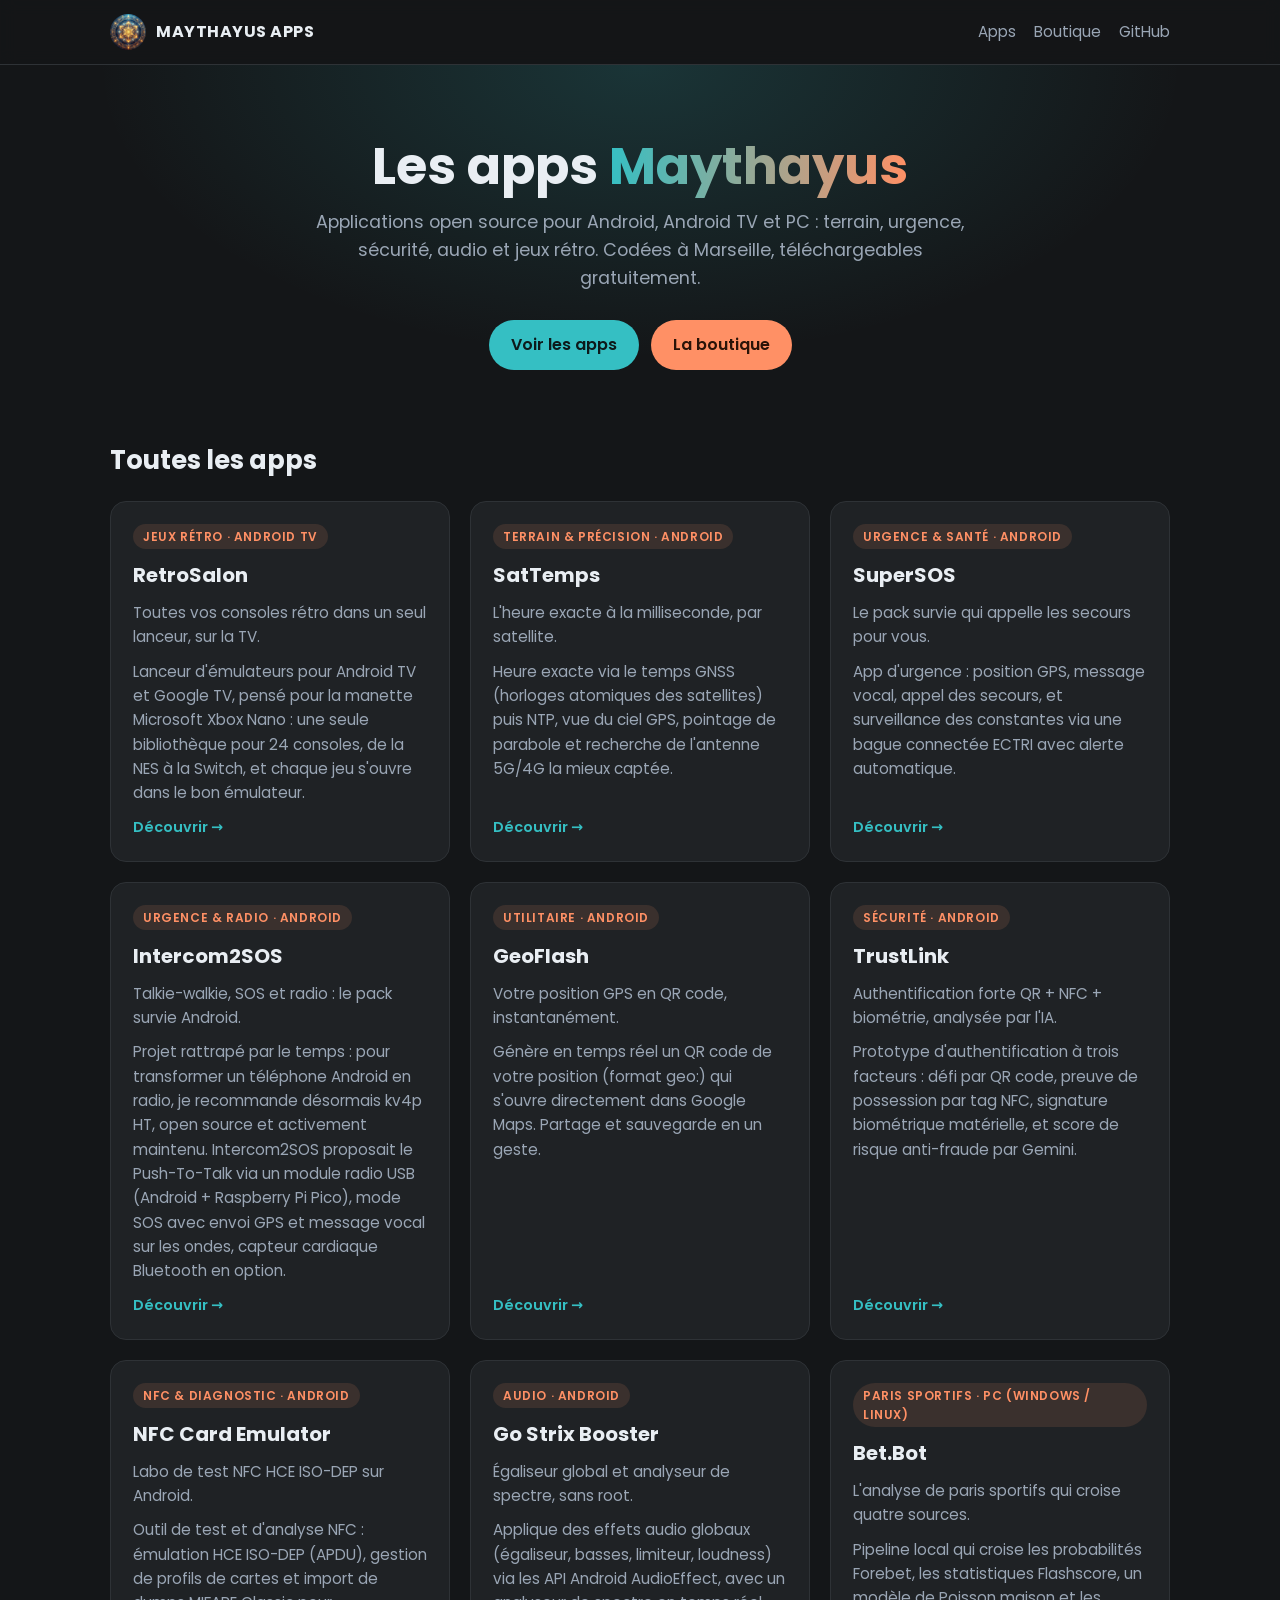
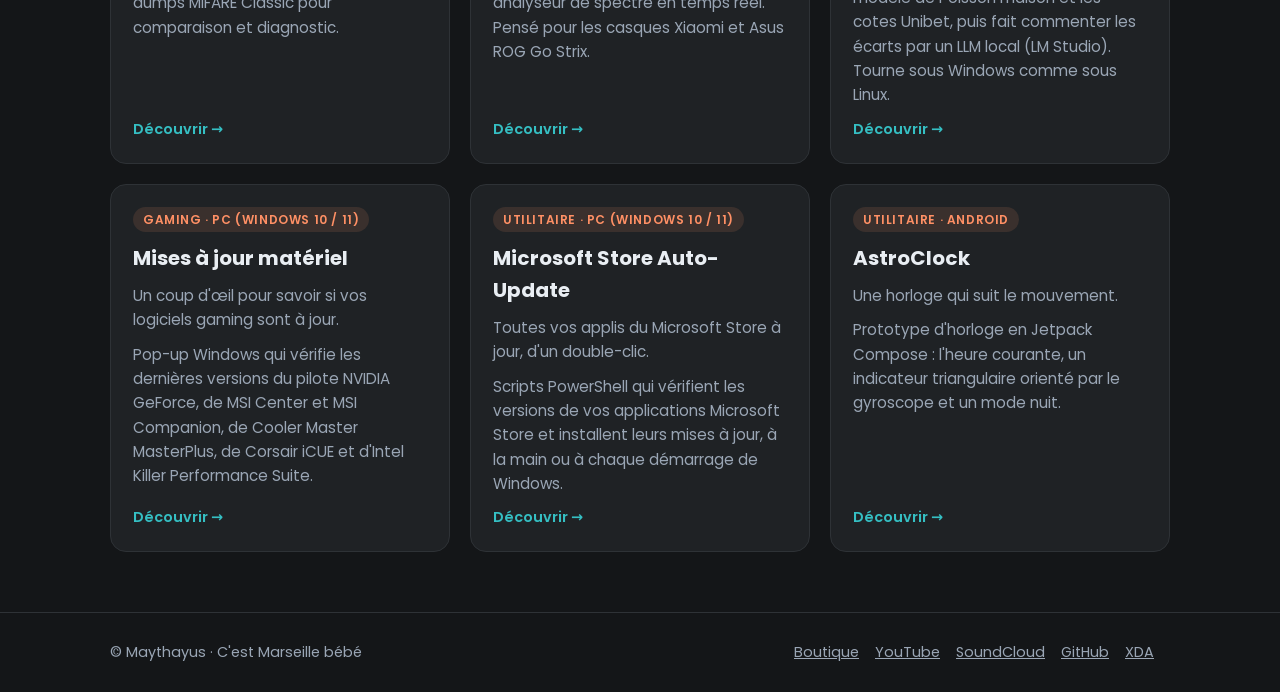
<file: public/index.html>
<!doctype html>
<html lang="fr">
<head>
<meta charset="utf-8">
<meta name="viewport" content="width=device-width,initial-scale=1">
<title>Maythayus Apps - Applications open source</title>
<meta name="description" content="Applications open source de Maythayus : RetroSalon, SatTemps, SuperSOS, Intercom2SOS, GeoFlash, TrustLink et plus.">
<link rel="canonical" href="https://apps.maythayus1.store/">
<meta property="og:title" content="Maythayus Apps - Applications open source">
<meta property="og:description" content="Applications open source de Maythayus : RetroSalon, SatTemps, SuperSOS, Intercom2SOS, GeoFlash, TrustLink et plus.">
<meta property="og:image" content="https://apps.maythayus1.store/assets/logo.jpg">
<meta name="theme-color" content="#141618">
<link rel="icon" href="assets/logo.jpg">
<link rel="preconnect" href="https://fonts.googleapis.com">
<link rel="preconnect" href="https://fonts.gstatic.com" crossorigin>
<link href="https://fonts.googleapis.com/css2?family=Poppins:wght@400;600;700&display=swap" rel="stylesheet">
<link rel="stylesheet" href="styles.css">
</head>
<body>
<header class="top"><div class="wrap">
<a class="brand" href="./"><img src="assets/logo.jpg" alt="">MAYTHAYUS APPS</a>
<nav><a href="#apps">Apps</a><a href="https://maythayus1.store/">Boutique</a><a href="https://github.com/maythayus">GitHub</a></nav>
</div></header>
<section class="hero"><div class="wrap">
<h1>Les apps <span>Maythayus</span></h1>
<p>Applications open source pour Android, Android TV et PC : terrain, urgence, sécurité, audio et jeux rétro. Codées à Marseille, téléchargeables gratuitement.</p>
<div class="actions"><a class="btn primary" href="#apps">Voir les apps</a><a class="btn orange" href="https://maythayus1.store/">La boutique</a></div>
</div></section>
<main class="wrap" id="apps">
<h2 class="section">Toutes les apps</h2>
<div class="grid">
<a class="card" href="retrosalon/">
<span class="tag">Jeux rétro &middot; Android TV</span>
<h3>RetroSalon</h3>
<p>Toutes vos consoles rétro dans un seul lanceur, sur la TV.</p>
<p>Lanceur d&#x27;émulateurs pour Android TV et Google TV, pensé pour la manette Microsoft Xbox Nano : une seule bibliothèque pour 24 consoles, de la NES à la Switch, et chaque jeu s&#x27;ouvre dans le bon émulateur.</p>
<span class="more">Découvrir &rarr;</span>
</a>
<a class="card" href="sattemps/">
<span class="tag">Terrain &amp; précision &middot; Android</span>
<h3>SatTemps</h3>
<p>L&#x27;heure exacte à la milliseconde, par satellite.</p>
<p>Heure exacte via le temps GNSS (horloges atomiques des satellites) puis NTP, vue du ciel GPS, pointage de parabole et recherche de l&#x27;antenne 5G/4G la mieux captée.</p>
<span class="more">Découvrir &rarr;</span>
</a>
<a class="card" href="supersos/">
<span class="tag">Urgence &amp; santé &middot; Android</span>
<h3>SuperSOS</h3>
<p>Le pack survie qui appelle les secours pour vous.</p>
<p>App d&#x27;urgence : position GPS, message vocal, appel des secours, et surveillance des constantes via une bague connectée ECTRI avec alerte automatique.</p>
<span class="more">Découvrir &rarr;</span>
</a>
<a class="card" href="intercom2sos/">
<span class="tag">Urgence &amp; radio &middot; Android</span>
<h3>Intercom2SOS</h3>
<p>Talkie-walkie, SOS et radio : le pack survie Android.</p>
<p>Projet rattrapé par le temps : pour transformer un téléphone Android en radio, je recommande désormais kv4p HT, open source et activement maintenu. Intercom2SOS proposait le Push-To-Talk via un module radio USB (Android + Raspberry Pi Pico), mode SOS avec envoi GPS et message vocal sur les ondes, capteur cardiaque Bluetooth en option.</p>
<span class="more">Découvrir &rarr;</span>
</a>
<a class="card" href="geoflash/">
<span class="tag">Utilitaire &middot; Android</span>
<h3>GeoFlash</h3>
<p>Votre position GPS en QR code, instantanément.</p>
<p>Génère en temps réel un QR code de votre position (format geo:) qui s&#x27;ouvre directement dans Google Maps. Partage et sauvegarde en un geste.</p>
<span class="more">Découvrir &rarr;</span>
</a>
<a class="card" href="trustlink/">
<span class="tag">Sécurité &middot; Android</span>
<h3>TrustLink</h3>
<p>Authentification forte QR + NFC + biométrie, analysée par l&#x27;IA.</p>
<p>Prototype d&#x27;authentification à trois facteurs : défi par QR code, preuve de possession par tag NFC, signature biométrique matérielle, et score de risque anti-fraude par Gemini.</p>
<span class="more">Découvrir &rarr;</span>
</a>
<a class="card" href="nfc-card-emulator/">
<span class="tag">NFC &amp; diagnostic &middot; Android</span>
<h3>NFC Card Emulator</h3>
<p>Labo de test NFC HCE ISO-DEP sur Android.</p>
<p>Outil de test et d&#x27;analyse NFC : émulation HCE ISO-DEP (APDU), gestion de profils de cartes et import de dumps MIFARE Classic pour comparaison et diagnostic.</p>
<span class="more">Découvrir &rarr;</span>
</a>
<a class="card" href="gostrix-booster/">
<span class="tag">Audio &middot; Android</span>
<h3>Go Strix Booster</h3>
<p>Égaliseur global et analyseur de spectre, sans root.</p>
<p>Applique des effets audio globaux (égaliseur, basses, limiteur, loudness) via les API Android AudioEffect, avec un analyseur de spectre en temps réel. Pensé pour les casques Xiaomi et Asus ROG Go Strix.</p>
<span class="more">Découvrir &rarr;</span>
</a>
<a class="card" href="bet-analyst/">
<span class="tag">Paris sportifs &middot; PC (Windows / Linux)</span>
<h3>Bet.Bot</h3>
<p>L&#x27;analyse de paris sportifs qui croise quatre sources.</p>
<p>Pipeline local qui croise les probabilités Forebet, les statistiques Flashscore, un modèle de Poisson maison et les cotes Unibet, puis fait commenter les écarts par un LLM local (LM Studio). Tourne sous Windows comme sous Linux.</p>
<span class="more">Découvrir &rarr;</span>
</a>
<a class="card" href="popup-mises-a-jour/">
<span class="tag">Gaming &middot; PC (Windows 10 / 11)</span>
<h3>Mises à jour matériel</h3>
<p>Un coup d&#x27;œil pour savoir si vos logiciels gaming sont à jour.</p>
<p>Pop-up Windows qui vérifie les dernières versions du pilote NVIDIA GeForce, de MSI Center et MSI Companion, de Cooler Master MasterPlus, de Corsair iCUE et d&#x27;Intel Killer Performance Suite.</p>
<span class="more">Découvrir &rarr;</span>
</a>
<a class="card" href="microsoft-store-auto-update/">
<span class="tag">Utilitaire &middot; PC (Windows 10 / 11)</span>
<h3>Microsoft Store Auto-Update</h3>
<p>Toutes vos applis du Microsoft Store à jour, d&#x27;un double-clic.</p>
<p>Scripts PowerShell qui vérifient les versions de vos applications Microsoft Store et installent leurs mises à jour, à la main ou à chaque démarrage de Windows.</p>
<span class="more">Découvrir &rarr;</span>
</a>
<a class="card" href="astroclock/">
<span class="tag">Utilitaire &middot; Android</span>
<h3>AstroClock</h3>
<p>Une horloge qui suit le mouvement.</p>
<p>Prototype d&#x27;horloge en Jetpack Compose : l&#x27;heure courante, un indicateur triangulaire orienté par le gyroscope et un mode nuit.</p>
<span class="more">Découvrir &rarr;</span>
</a>
</div>
</main>
<footer><div class="wrap">
<span>&copy; Maythayus &middot; C'est Marseille bébé</span>
<span><a href="https://maythayus1.store/" rel="noopener">Boutique</a><a href="https://www.youtube.com/@maythayus1?sub_confirmation=1" rel="noopener">YouTube</a><a href="https://soundcloud.com/user-807863479-448305626" rel="noopener">SoundCloud</a><a href="https://github.com/maythayus" rel="noopener">GitHub</a><a href="https://xdaforums.com/m/maythayus.7719338/" rel="noopener">XDA</a></span>
</div></footer>
</body>
</html>
</file>
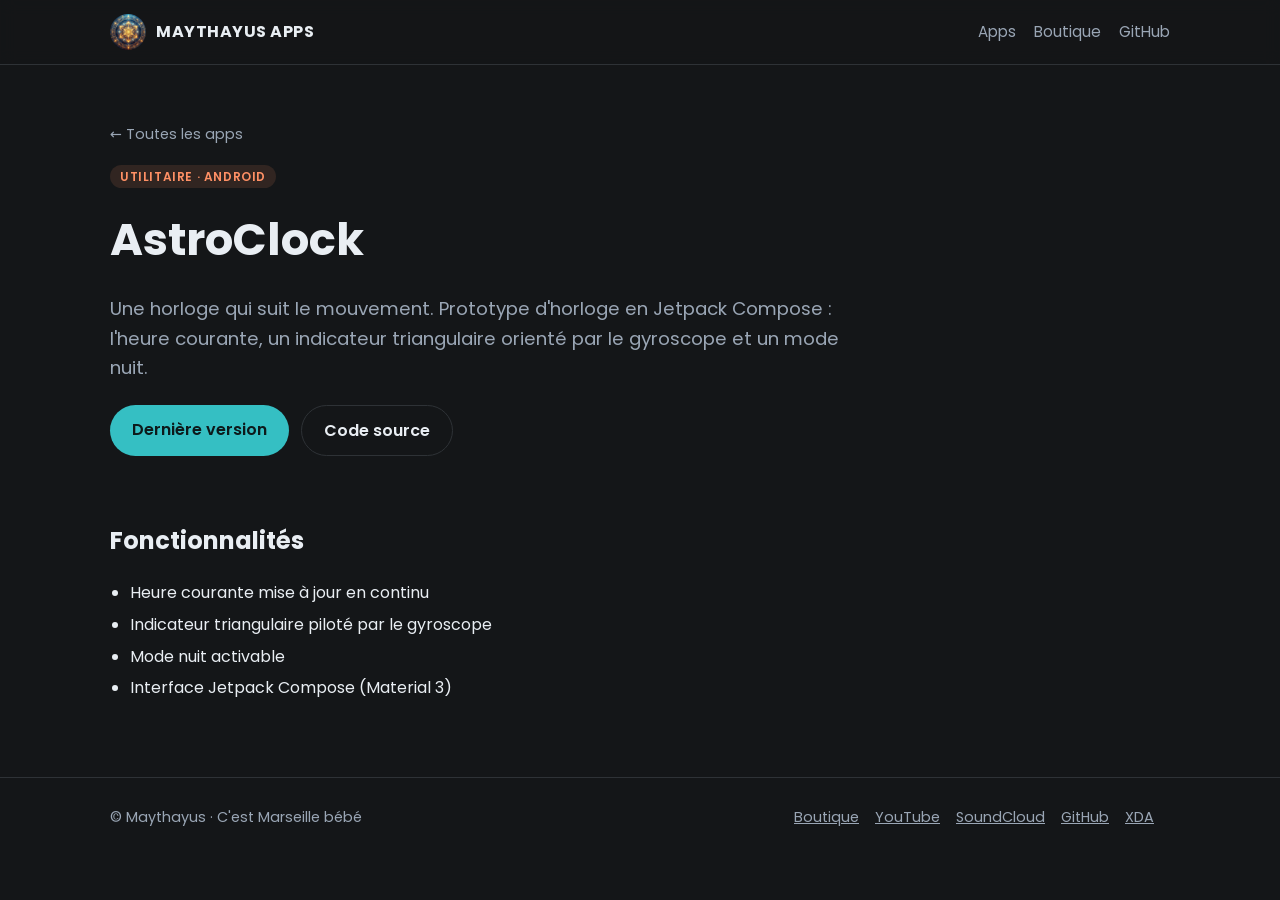
<file: public/astroclock/index.html>
<!doctype html>
<html lang="fr">
<head>
<meta charset="utf-8">
<meta name="viewport" content="width=device-width,initial-scale=1">
<title>AstroClock - Une horloge qui suit le mouvement. | Maythayus Apps</title>
<meta name="description" content="Prototype d&#x27;horloge en Jetpack Compose : l&#x27;heure courante, un indicateur triangulaire orienté par le gyroscope et un mode nuit.">
<link rel="canonical" href="https://apps.maythayus1.store/astroclock/">
<meta property="og:title" content="AstroClock - Une horloge qui suit le mouvement. | Maythayus Apps">
<meta property="og:description" content="Prototype d&#x27;horloge en Jetpack Compose : l&#x27;heure courante, un indicateur triangulaire orienté par le gyroscope et un mode nuit.">
<meta property="og:image" content="https://apps.maythayus1.store/assets/logo.jpg">
<meta name="theme-color" content="#141618">
<link rel="icon" href="../assets/logo.jpg">
<link rel="preconnect" href="https://fonts.googleapis.com">
<link rel="preconnect" href="https://fonts.gstatic.com" crossorigin>
<link href="https://fonts.googleapis.com/css2?family=Poppins:wght@400;600;700&display=swap" rel="stylesheet">
<link rel="stylesheet" href="../styles.css">
</head>
<body>
<header class="top"><div class="wrap">
<a class="brand" href="../"><img src="../assets/logo.jpg" alt="">MAYTHAYUS APPS</a>
<nav><a href="../#apps">Apps</a><a href="https://maythayus1.store/">Boutique</a><a href="https://github.com/maythayus">GitHub</a></nav>
</div></header>
<main class="wrap">
<section class="app-hero">
<a class="back" href="../">&larr; Toutes les apps</a>
<p><span class="tag">Utilitaire &middot; Android</span></p>
<h1>AstroClock</h1>
<p class="lead">Une horloge qui suit le mouvement. Prototype d&#x27;horloge en Jetpack Compose : l&#x27;heure courante, un indicateur triangulaire orienté par le gyroscope et un mode nuit.</p>
<div class="actions left"><a class="btn primary" href="https://github.com/maythayus/AstroClock-Android/releases/latest">Dernière version</a><a class="btn ghost" href="https://github.com/maythayus/AstroClock-Android">Code source</a></div>
</section>
<section class="app-body">
<div><h2>Fonctionnalités</h2><ul><li>Heure courante mise à jour en continu</li><li>Indicateur triangulaire piloté par le gyroscope</li><li>Mode nuit activable</li><li>Interface Jetpack Compose (Material 3)</li></ul></div>

</section>
</main>
<footer><div class="wrap">
<span>&copy; Maythayus &middot; C'est Marseille bébé</span>
<span><a href="https://maythayus1.store/" rel="noopener">Boutique</a><a href="https://www.youtube.com/@maythayus1?sub_confirmation=1" rel="noopener">YouTube</a><a href="https://soundcloud.com/user-807863479-448305626" rel="noopener">SoundCloud</a><a href="https://github.com/maythayus" rel="noopener">GitHub</a><a href="https://xdaforums.com/m/maythayus.7719338/" rel="noopener">XDA</a></span>
</div></footer>
</body>
</html>
</file>
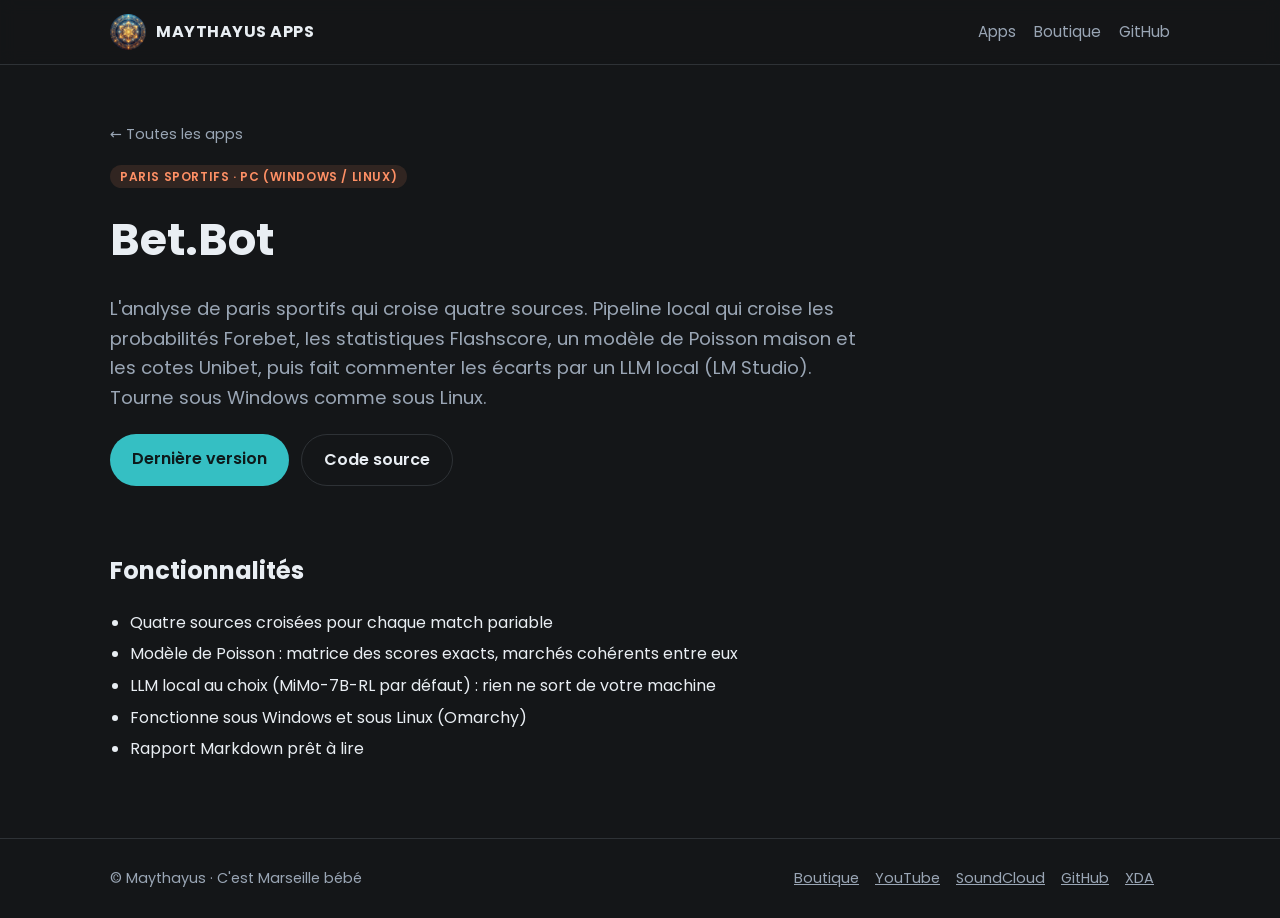
<file: public/bet-analyst/index.html>
<!doctype html>
<html lang="fr">
<head>
<meta charset="utf-8">
<meta name="viewport" content="width=device-width,initial-scale=1">
<title>Bet.Bot - L&#x27;analyse de paris sportifs qui croise quatre sources. | Maythayus Apps</title>
<meta name="description" content="Pipeline local qui croise les probabilités Forebet, les statistiques Flashscore, un modèle de Poisson maison et les cotes Unibet, puis fait commenter les écarts par un LLM local (LM Studio). Tourne sous Windows comme sous Linux.">
<link rel="canonical" href="https://apps.maythayus1.store/bet-analyst/">
<meta property="og:title" content="Bet.Bot - L&#x27;analyse de paris sportifs qui croise quatre sources. | Maythayus Apps">
<meta property="og:description" content="Pipeline local qui croise les probabilités Forebet, les statistiques Flashscore, un modèle de Poisson maison et les cotes Unibet, puis fait commenter les écarts par un LLM local (LM Studio). Tourne sous Windows comme sous Linux.">
<meta property="og:image" content="https://apps.maythayus1.store/assets/logo.jpg">
<meta name="theme-color" content="#141618">
<link rel="icon" href="../assets/logo.jpg">
<link rel="preconnect" href="https://fonts.googleapis.com">
<link rel="preconnect" href="https://fonts.gstatic.com" crossorigin>
<link href="https://fonts.googleapis.com/css2?family=Poppins:wght@400;600;700&display=swap" rel="stylesheet">
<link rel="stylesheet" href="../styles.css">
</head>
<body>
<header class="top"><div class="wrap">
<a class="brand" href="../"><img src="../assets/logo.jpg" alt="">MAYTHAYUS APPS</a>
<nav><a href="../#apps">Apps</a><a href="https://maythayus1.store/">Boutique</a><a href="https://github.com/maythayus">GitHub</a></nav>
</div></header>
<main class="wrap">
<section class="app-hero">
<a class="back" href="../">&larr; Toutes les apps</a>
<p><span class="tag">Paris sportifs &middot; PC (Windows / Linux)</span></p>
<h1>Bet.Bot</h1>
<p class="lead">L&#x27;analyse de paris sportifs qui croise quatre sources. Pipeline local qui croise les probabilités Forebet, les statistiques Flashscore, un modèle de Poisson maison et les cotes Unibet, puis fait commenter les écarts par un LLM local (LM Studio). Tourne sous Windows comme sous Linux.</p>
<div class="actions left"><a class="btn primary" href="https://github.com/maythayus/bet-analyst/releases/latest">Dernière version</a><a class="btn ghost" href="https://github.com/maythayus/bet-analyst">Code source</a></div>
</section>
<section class="app-body">
<div><h2>Fonctionnalités</h2><ul><li>Quatre sources croisées pour chaque match pariable</li><li>Modèle de Poisson : matrice des scores exacts, marchés cohérents entre eux</li><li>LLM local au choix (MiMo-7B-RL par défaut) : rien ne sort de votre machine</li><li>Fonctionne sous Windows et sous Linux (Omarchy)</li><li>Rapport Markdown prêt à lire</li></ul></div>

</section>
</main>
<footer><div class="wrap">
<span>&copy; Maythayus &middot; C'est Marseille bébé</span>
<span><a href="https://maythayus1.store/" rel="noopener">Boutique</a><a href="https://www.youtube.com/@maythayus1?sub_confirmation=1" rel="noopener">YouTube</a><a href="https://soundcloud.com/user-807863479-448305626" rel="noopener">SoundCloud</a><a href="https://github.com/maythayus" rel="noopener">GitHub</a><a href="https://xdaforums.com/m/maythayus.7719338/" rel="noopener">XDA</a></span>
</div></footer>
</body>
</html>
</file>
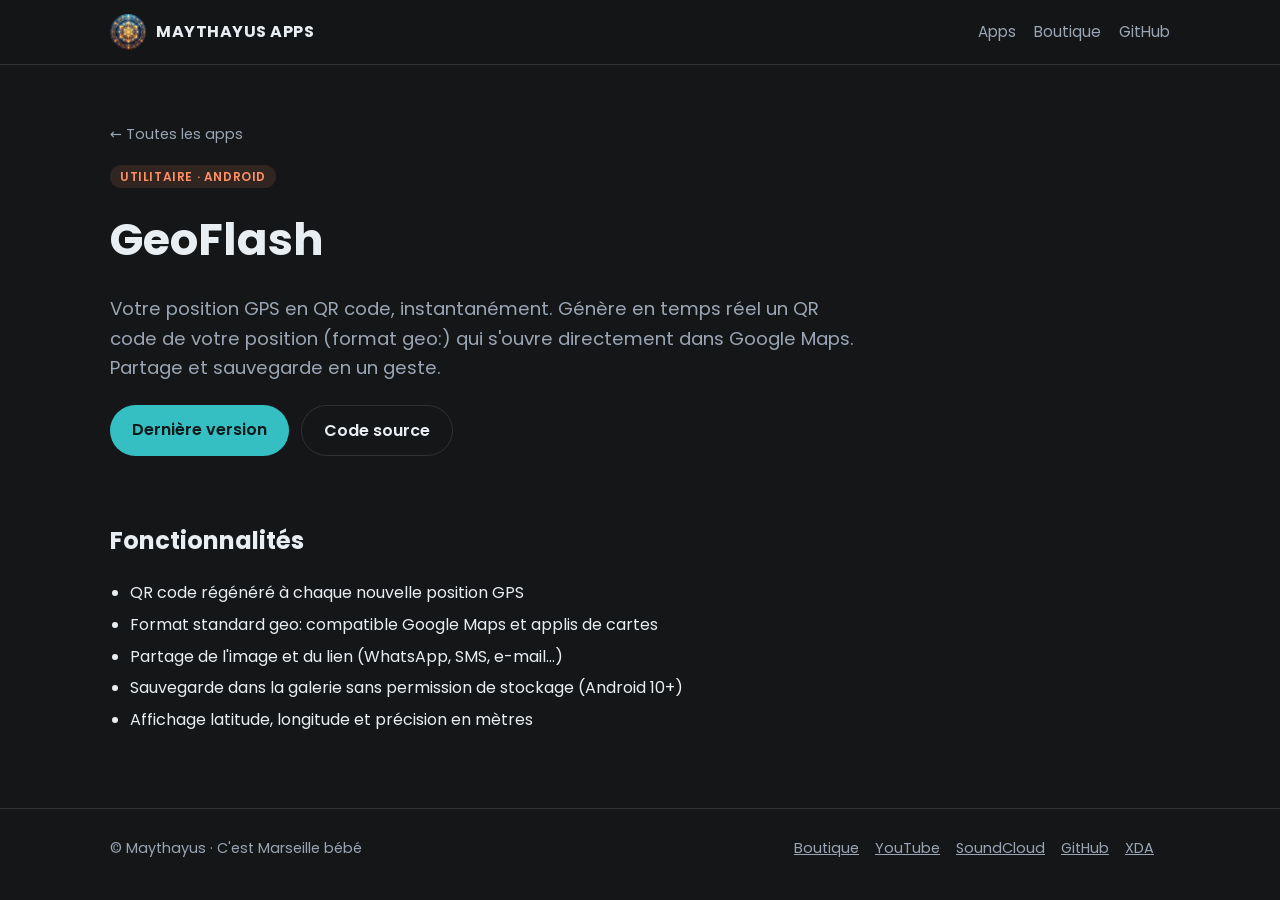
<file: public/geoflash/index.html>
<!doctype html>
<html lang="fr">
<head>
<meta charset="utf-8">
<meta name="viewport" content="width=device-width,initial-scale=1">
<title>GeoFlash - Votre position GPS en QR code, instantanément. | Maythayus Apps</title>
<meta name="description" content="Génère en temps réel un QR code de votre position (format geo:) qui s&#x27;ouvre directement dans Google Maps. Partage et sauvegarde en un geste.">
<link rel="canonical" href="https://apps.maythayus1.store/geoflash/">
<meta property="og:title" content="GeoFlash - Votre position GPS en QR code, instantanément. | Maythayus Apps">
<meta property="og:description" content="Génère en temps réel un QR code de votre position (format geo:) qui s&#x27;ouvre directement dans Google Maps. Partage et sauvegarde en un geste.">
<meta property="og:image" content="https://apps.maythayus1.store/assets/logo.jpg">
<meta name="theme-color" content="#141618">
<link rel="icon" href="../assets/logo.jpg">
<link rel="preconnect" href="https://fonts.googleapis.com">
<link rel="preconnect" href="https://fonts.gstatic.com" crossorigin>
<link href="https://fonts.googleapis.com/css2?family=Poppins:wght@400;600;700&display=swap" rel="stylesheet">
<link rel="stylesheet" href="../styles.css">
</head>
<body>
<header class="top"><div class="wrap">
<a class="brand" href="../"><img src="../assets/logo.jpg" alt="">MAYTHAYUS APPS</a>
<nav><a href="../#apps">Apps</a><a href="https://maythayus1.store/">Boutique</a><a href="https://github.com/maythayus">GitHub</a></nav>
</div></header>
<main class="wrap">
<section class="app-hero">
<a class="back" href="../">&larr; Toutes les apps</a>
<p><span class="tag">Utilitaire &middot; Android</span></p>
<h1>GeoFlash</h1>
<p class="lead">Votre position GPS en QR code, instantanément. Génère en temps réel un QR code de votre position (format geo:) qui s&#x27;ouvre directement dans Google Maps. Partage et sauvegarde en un geste.</p>
<div class="actions left"><a class="btn primary" href="https://github.com/maythayus/GeoFlash/releases/latest">Dernière version</a><a class="btn ghost" href="https://github.com/maythayus/GeoFlash">Code source</a></div>
</section>
<section class="app-body">
<div><h2>Fonctionnalités</h2><ul><li>QR code régénéré à chaque nouvelle position GPS</li><li>Format standard geo: compatible Google Maps et applis de cartes</li><li>Partage de l&#x27;image et du lien (WhatsApp, SMS, e-mail…)</li><li>Sauvegarde dans la galerie sans permission de stockage (Android 10+)</li><li>Affichage latitude, longitude et précision en mètres</li></ul></div>

</section>
</main>
<footer><div class="wrap">
<span>&copy; Maythayus &middot; C'est Marseille bébé</span>
<span><a href="https://maythayus1.store/" rel="noopener">Boutique</a><a href="https://www.youtube.com/@maythayus1?sub_confirmation=1" rel="noopener">YouTube</a><a href="https://soundcloud.com/user-807863479-448305626" rel="noopener">SoundCloud</a><a href="https://github.com/maythayus" rel="noopener">GitHub</a><a href="https://xdaforums.com/m/maythayus.7719338/" rel="noopener">XDA</a></span>
</div></footer>
</body>
</html>
</file>
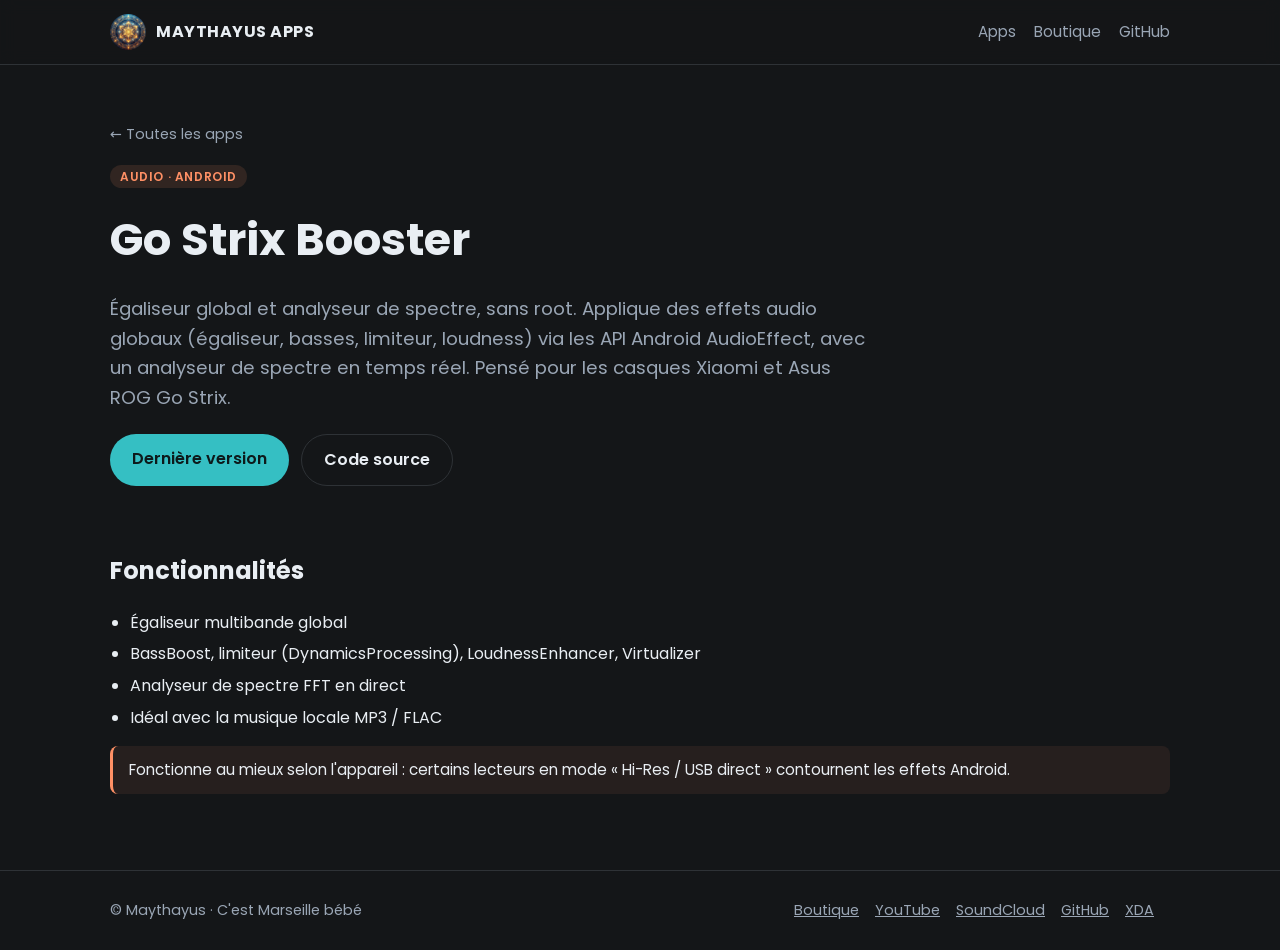
<file: public/gostrix-booster/index.html>
<!doctype html>
<html lang="fr">
<head>
<meta charset="utf-8">
<meta name="viewport" content="width=device-width,initial-scale=1">
<title>Go Strix Booster - Égaliseur global et analyseur de spectre, sans root. | Maythayus Apps</title>
<meta name="description" content="Applique des effets audio globaux (égaliseur, basses, limiteur, loudness) via les API Android AudioEffect, avec un analyseur de spectre en temps réel. Pensé pour les casques Xiaomi et Asus ROG Go Strix.">
<link rel="canonical" href="https://apps.maythayus1.store/gostrix-booster/">
<meta property="og:title" content="Go Strix Booster - Égaliseur global et analyseur de spectre, sans root. | Maythayus Apps">
<meta property="og:description" content="Applique des effets audio globaux (égaliseur, basses, limiteur, loudness) via les API Android AudioEffect, avec un analyseur de spectre en temps réel. Pensé pour les casques Xiaomi et Asus ROG Go Strix.">
<meta property="og:image" content="https://apps.maythayus1.store/assets/logo.jpg">
<meta name="theme-color" content="#141618">
<link rel="icon" href="../assets/logo.jpg">
<link rel="preconnect" href="https://fonts.googleapis.com">
<link rel="preconnect" href="https://fonts.gstatic.com" crossorigin>
<link href="https://fonts.googleapis.com/css2?family=Poppins:wght@400;600;700&display=swap" rel="stylesheet">
<link rel="stylesheet" href="../styles.css">
</head>
<body>
<header class="top"><div class="wrap">
<a class="brand" href="../"><img src="../assets/logo.jpg" alt="">MAYTHAYUS APPS</a>
<nav><a href="../#apps">Apps</a><a href="https://maythayus1.store/">Boutique</a><a href="https://github.com/maythayus">GitHub</a></nav>
</div></header>
<main class="wrap">
<section class="app-hero">
<a class="back" href="../">&larr; Toutes les apps</a>
<p><span class="tag">Audio &middot; Android</span></p>
<h1>Go Strix Booster</h1>
<p class="lead">Égaliseur global et analyseur de spectre, sans root. Applique des effets audio globaux (égaliseur, basses, limiteur, loudness) via les API Android AudioEffect, avec un analyseur de spectre en temps réel. Pensé pour les casques Xiaomi et Asus ROG Go Strix.</p>
<div class="actions left"><a class="btn primary" href="https://github.com/maythayus/Xiaomi_and_Asus_GoStrix_Headphone/releases/latest">Dernière version</a><a class="btn ghost" href="https://github.com/maythayus/Xiaomi_and_Asus_GoStrix_Headphone">Code source</a></div>
</section>
<section class="app-body">
<div><h2>Fonctionnalités</h2><ul><li>Égaliseur multibande global</li><li>BassBoost, limiteur (DynamicsProcessing), LoudnessEnhancer, Virtualizer</li><li>Analyseur de spectre FFT en direct</li><li>Idéal avec la musique locale MP3 / FLAC</li></ul><p class="note">Fonctionne au mieux selon l&#x27;appareil : certains lecteurs en mode « Hi-Res / USB direct » contournent les effets Android.</p></div>

</section>
</main>
<footer><div class="wrap">
<span>&copy; Maythayus &middot; C'est Marseille bébé</span>
<span><a href="https://maythayus1.store/" rel="noopener">Boutique</a><a href="https://www.youtube.com/@maythayus1?sub_confirmation=1" rel="noopener">YouTube</a><a href="https://soundcloud.com/user-807863479-448305626" rel="noopener">SoundCloud</a><a href="https://github.com/maythayus" rel="noopener">GitHub</a><a href="https://xdaforums.com/m/maythayus.7719338/" rel="noopener">XDA</a></span>
</div></footer>
</body>
</html>
</file>
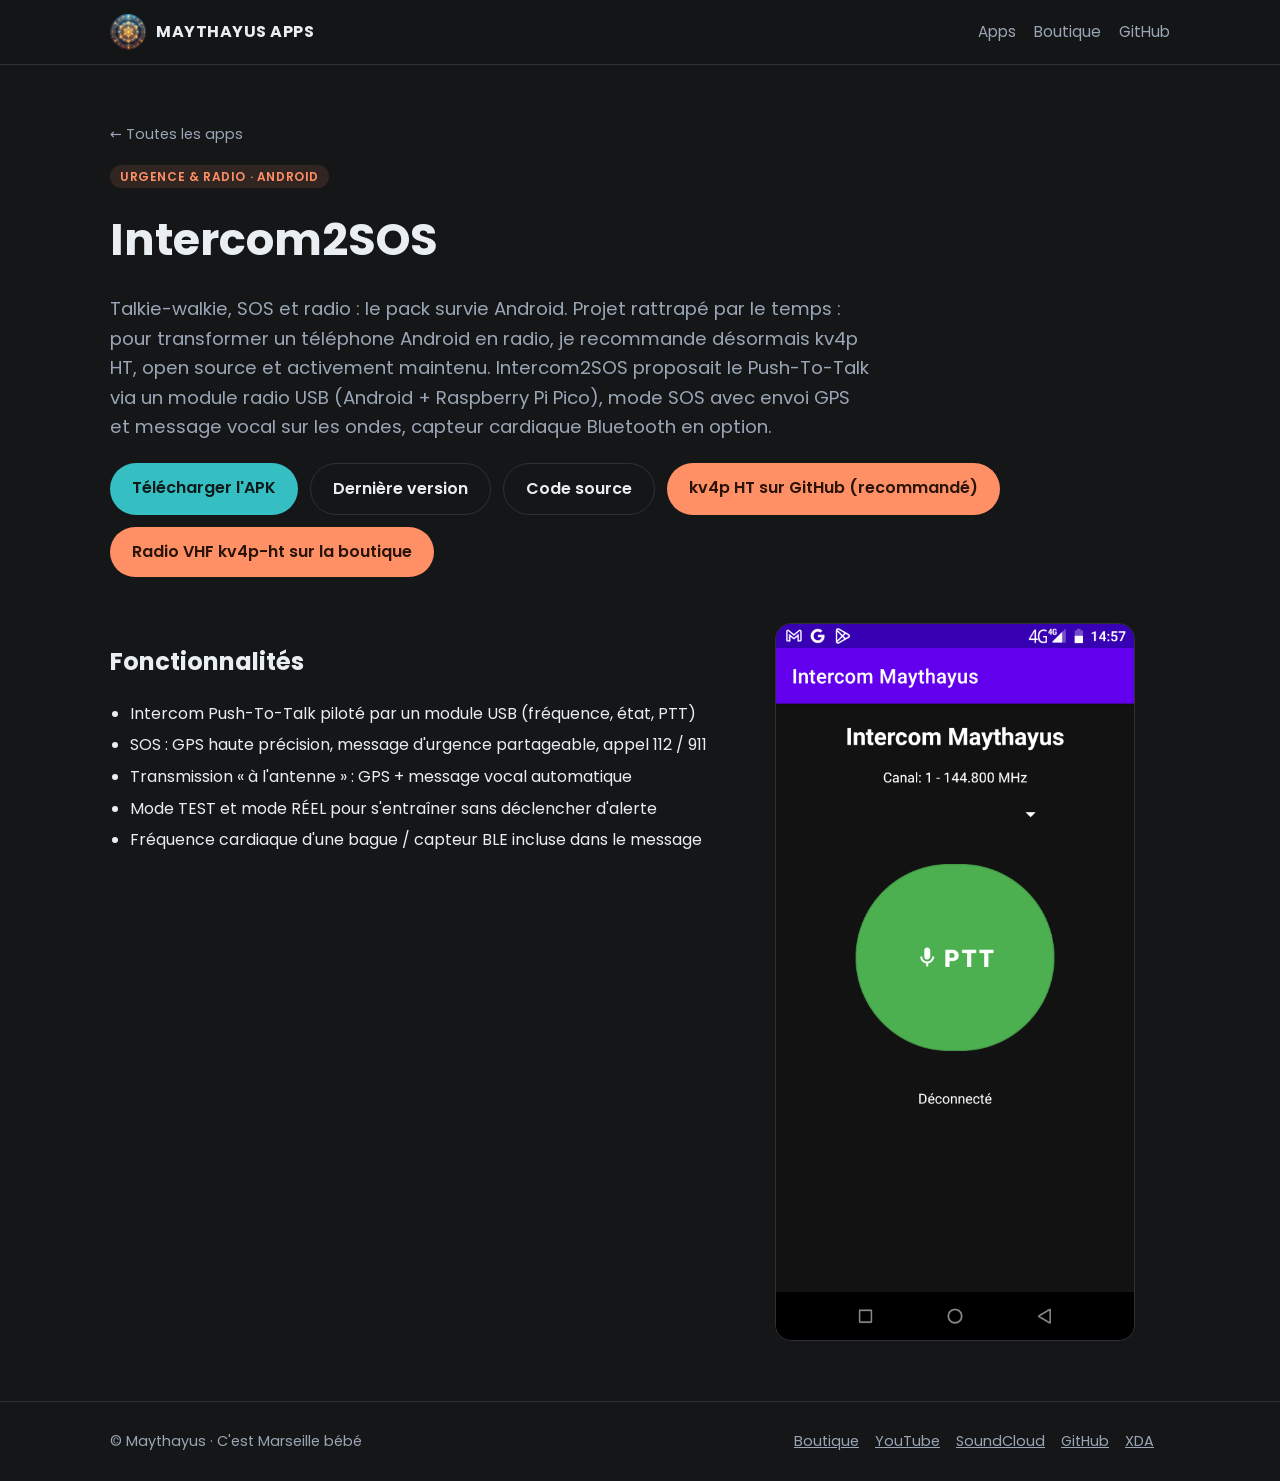
<file: public/intercom2sos/index.html>
<!doctype html>
<html lang="fr">
<head>
<meta charset="utf-8">
<meta name="viewport" content="width=device-width,initial-scale=1">
<title>Intercom2SOS - Talkie-walkie, SOS et radio : le pack survie Android. | Maythayus Apps</title>
<meta name="description" content="Projet rattrapé par le temps : pour transformer un téléphone Android en radio, je recommande désormais kv4p HT, open source et activement maintenu. Intercom2SOS proposait le Push-To-Talk via un module radio USB (Android + Raspberry Pi Pico), mode SOS avec envoi GPS et message vocal sur les ondes, capteur cardiaque Bluetooth en option.">
<link rel="canonical" href="https://apps.maythayus1.store/intercom2sos/">
<meta property="og:title" content="Intercom2SOS - Talkie-walkie, SOS et radio : le pack survie Android. | Maythayus Apps">
<meta property="og:description" content="Projet rattrapé par le temps : pour transformer un téléphone Android en radio, je recommande désormais kv4p HT, open source et activement maintenu. Intercom2SOS proposait le Push-To-Talk via un module radio USB (Android + Raspberry Pi Pico), mode SOS avec envoi GPS et message vocal sur les ondes, capteur cardiaque Bluetooth en option.">
<meta property="og:image" content="https://apps.maythayus1.store/assets/logo.jpg">
<meta name="theme-color" content="#141618">
<link rel="icon" href="../assets/logo.jpg">
<link rel="preconnect" href="https://fonts.googleapis.com">
<link rel="preconnect" href="https://fonts.gstatic.com" crossorigin>
<link href="https://fonts.googleapis.com/css2?family=Poppins:wght@400;600;700&display=swap" rel="stylesheet">
<link rel="stylesheet" href="../styles.css">
</head>
<body>
<header class="top"><div class="wrap">
<a class="brand" href="../"><img src="../assets/logo.jpg" alt="">MAYTHAYUS APPS</a>
<nav><a href="../#apps">Apps</a><a href="https://maythayus1.store/">Boutique</a><a href="https://github.com/maythayus">GitHub</a></nav>
</div></header>
<main class="wrap">
<section class="app-hero">
<a class="back" href="../">&larr; Toutes les apps</a>
<p><span class="tag">Urgence &amp; radio &middot; Android</span></p>
<h1>Intercom2SOS</h1>
<p class="lead">Talkie-walkie, SOS et radio : le pack survie Android. Projet rattrapé par le temps : pour transformer un téléphone Android en radio, je recommande désormais kv4p HT, open source et activement maintenu. Intercom2SOS proposait le Push-To-Talk via un module radio USB (Android + Raspberry Pi Pico), mode SOS avec envoi GPS et message vocal sur les ondes, capteur cardiaque Bluetooth en option.</p>
<div class="actions left"><a class="btn primary" href="https://raw.githubusercontent.com/maythayus/Intercom_Maythayus1/main/IntercoMaythayus.apk">Télécharger l&#x27;APK</a><a class="btn ghost" href="https://github.com/maythayus/Intercom_Maythayus1/releases/latest">Dernière version</a><a class="btn ghost" href="https://github.com/maythayus/Intercom_Maythayus1">Code source</a><a class="btn orange" href="https://github.com/VanceVagell/kv4p-ht">kv4p HT sur GitHub (recommandé)</a><a class="btn orange" href="https://maythayus1.store/produit/radio-vhf-artisanale-kv4p-ht-transformation-dun-smartphone-android-en-emetteur-recepteur-radioamateur-pcb-v2-0-avec-module-sa818-v-sa818s/">Radio VHF kv4p-ht sur la boutique</a></div>
</section>
<section class="app-body has-img">
<div><h2>Fonctionnalités</h2><ul><li>Intercom Push-To-Talk piloté par un module USB (fréquence, état, PTT)</li><li>SOS : GPS haute précision, message d&#x27;urgence partageable, appel 112 / 911</li><li>Transmission « à l&#x27;antenne » : GPS + message vocal automatique</li><li>Mode TEST et mode RÉEL pour s&#x27;entraîner sans déclencher d&#x27;alerte</li><li>Fréquence cardiaque d&#x27;une bague / capteur BLE incluse dans le message</li></ul></div>
<img class="shot" src="../assets/intercom2sos.png" alt="Capture de Intercom2SOS" loading="lazy">
</section>
</main>
<footer><div class="wrap">
<span>&copy; Maythayus &middot; C'est Marseille bébé</span>
<span><a href="https://maythayus1.store/" rel="noopener">Boutique</a><a href="https://www.youtube.com/@maythayus1?sub_confirmation=1" rel="noopener">YouTube</a><a href="https://soundcloud.com/user-807863479-448305626" rel="noopener">SoundCloud</a><a href="https://github.com/maythayus" rel="noopener">GitHub</a><a href="https://xdaforums.com/m/maythayus.7719338/" rel="noopener">XDA</a></span>
</div></footer>
</body>
</html>
</file>
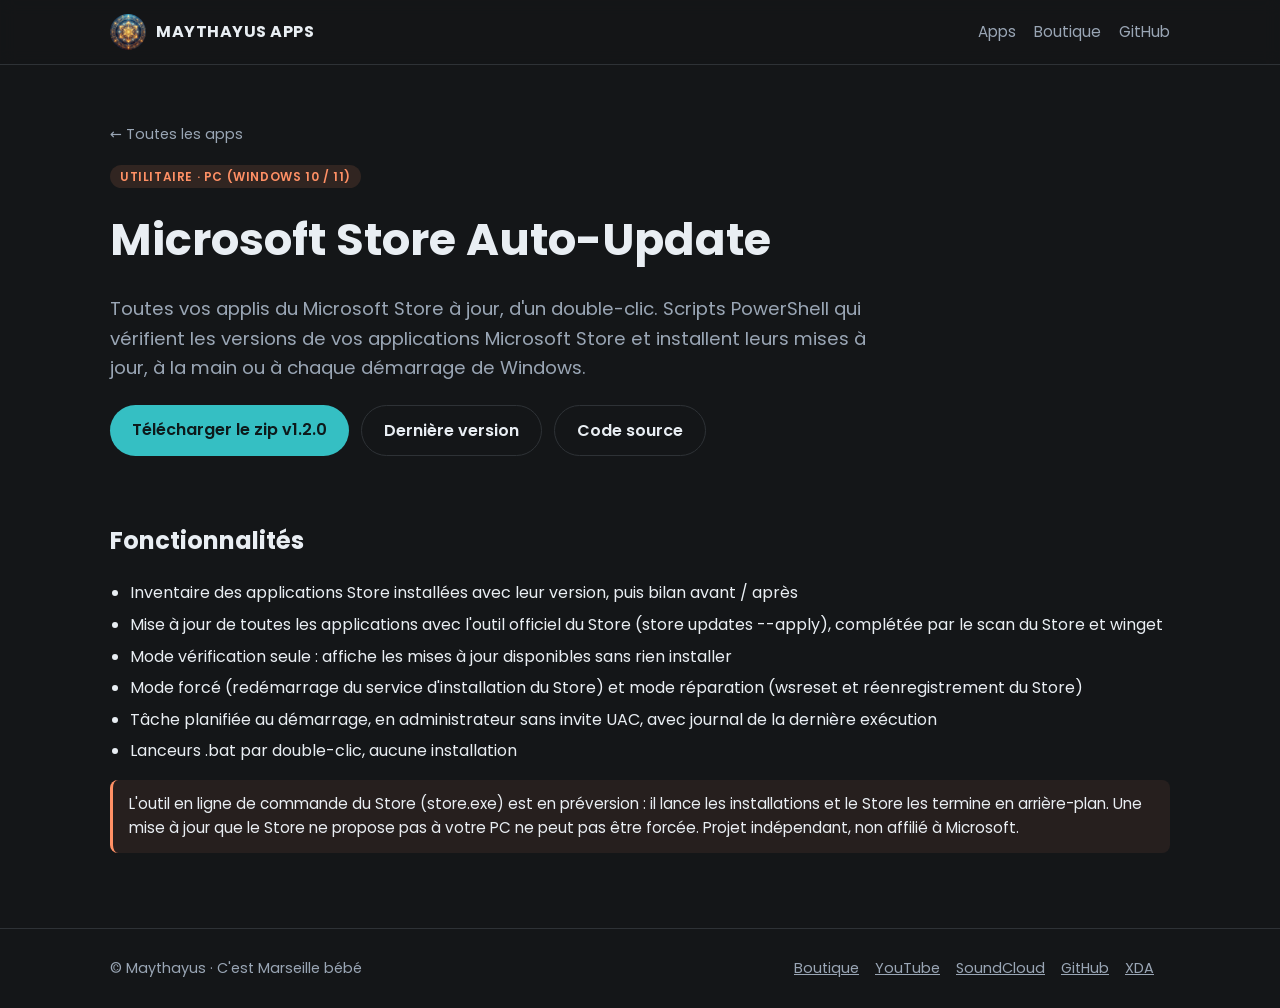
<file: public/microsoft-store-auto-update/index.html>
<!doctype html>
<html lang="fr">
<head>
<meta charset="utf-8">
<meta name="viewport" content="width=device-width,initial-scale=1">
<title>Microsoft Store Auto-Update - Toutes vos applis du Microsoft Store à jour, d&#x27;un double-clic. | Maythayus Apps</title>
<meta name="description" content="Scripts PowerShell qui vérifient les versions de vos applications Microsoft Store et installent leurs mises à jour, à la main ou à chaque démarrage de Windows.">
<link rel="canonical" href="https://apps.maythayus1.store/microsoft-store-auto-update/">
<meta property="og:title" content="Microsoft Store Auto-Update - Toutes vos applis du Microsoft Store à jour, d&#x27;un double-clic. | Maythayus Apps">
<meta property="og:description" content="Scripts PowerShell qui vérifient les versions de vos applications Microsoft Store et installent leurs mises à jour, à la main ou à chaque démarrage de Windows.">
<meta property="og:image" content="https://apps.maythayus1.store/assets/logo.jpg">
<meta name="theme-color" content="#141618">
<link rel="icon" href="../assets/logo.jpg">
<link rel="preconnect" href="https://fonts.googleapis.com">
<link rel="preconnect" href="https://fonts.gstatic.com" crossorigin>
<link href="https://fonts.googleapis.com/css2?family=Poppins:wght@400;600;700&display=swap" rel="stylesheet">
<link rel="stylesheet" href="../styles.css">
</head>
<body>
<header class="top"><div class="wrap">
<a class="brand" href="../"><img src="../assets/logo.jpg" alt="">MAYTHAYUS APPS</a>
<nav><a href="../#apps">Apps</a><a href="https://maythayus1.store/">Boutique</a><a href="https://github.com/maythayus">GitHub</a></nav>
</div></header>
<main class="wrap">
<section class="app-hero">
<a class="back" href="../">&larr; Toutes les apps</a>
<p><span class="tag">Utilitaire &middot; PC (Windows 10 / 11)</span></p>
<h1>Microsoft Store Auto-Update</h1>
<p class="lead">Toutes vos applis du Microsoft Store à jour, d&#x27;un double-clic. Scripts PowerShell qui vérifient les versions de vos applications Microsoft Store et installent leurs mises à jour, à la main ou à chaque démarrage de Windows.</p>
<div class="actions left"><a class="btn primary" href="https://github.com/maythayus/microsoft-store-auto-update/releases/download/v1.2.0/microsoft-store-auto-update-v1.2.0.zip">Télécharger le zip v1.2.0</a><a class="btn ghost" href="https://github.com/maythayus/microsoft-store-auto-update/releases/latest">Dernière version</a><a class="btn ghost" href="https://github.com/maythayus/microsoft-store-auto-update">Code source</a></div>
</section>
<section class="app-body">
<div><h2>Fonctionnalités</h2><ul><li>Inventaire des applications Store installées avec leur version, puis bilan avant / après</li><li>Mise à jour de toutes les applications avec l&#x27;outil officiel du Store (store updates --apply), complétée par le scan du Store et winget</li><li>Mode vérification seule : affiche les mises à jour disponibles sans rien installer</li><li>Mode forcé (redémarrage du service d&#x27;installation du Store) et mode réparation (wsreset et réenregistrement du Store)</li><li>Tâche planifiée au démarrage, en administrateur sans invite UAC, avec journal de la dernière exécution</li><li>Lanceurs .bat par double-clic, aucune installation</li></ul><p class="note">L&#x27;outil en ligne de commande du Store (store.exe) est en préversion : il lance les installations et le Store les termine en arrière-plan. Une mise à jour que le Store ne propose pas à votre PC ne peut pas être forcée. Projet indépendant, non affilié à Microsoft.</p></div>

</section>
</main>
<footer><div class="wrap">
<span>&copy; Maythayus &middot; C'est Marseille bébé</span>
<span><a href="https://maythayus1.store/" rel="noopener">Boutique</a><a href="https://www.youtube.com/@maythayus1?sub_confirmation=1" rel="noopener">YouTube</a><a href="https://soundcloud.com/user-807863479-448305626" rel="noopener">SoundCloud</a><a href="https://github.com/maythayus" rel="noopener">GitHub</a><a href="https://xdaforums.com/m/maythayus.7719338/" rel="noopener">XDA</a></span>
</div></footer>
</body>
</html>
</file>
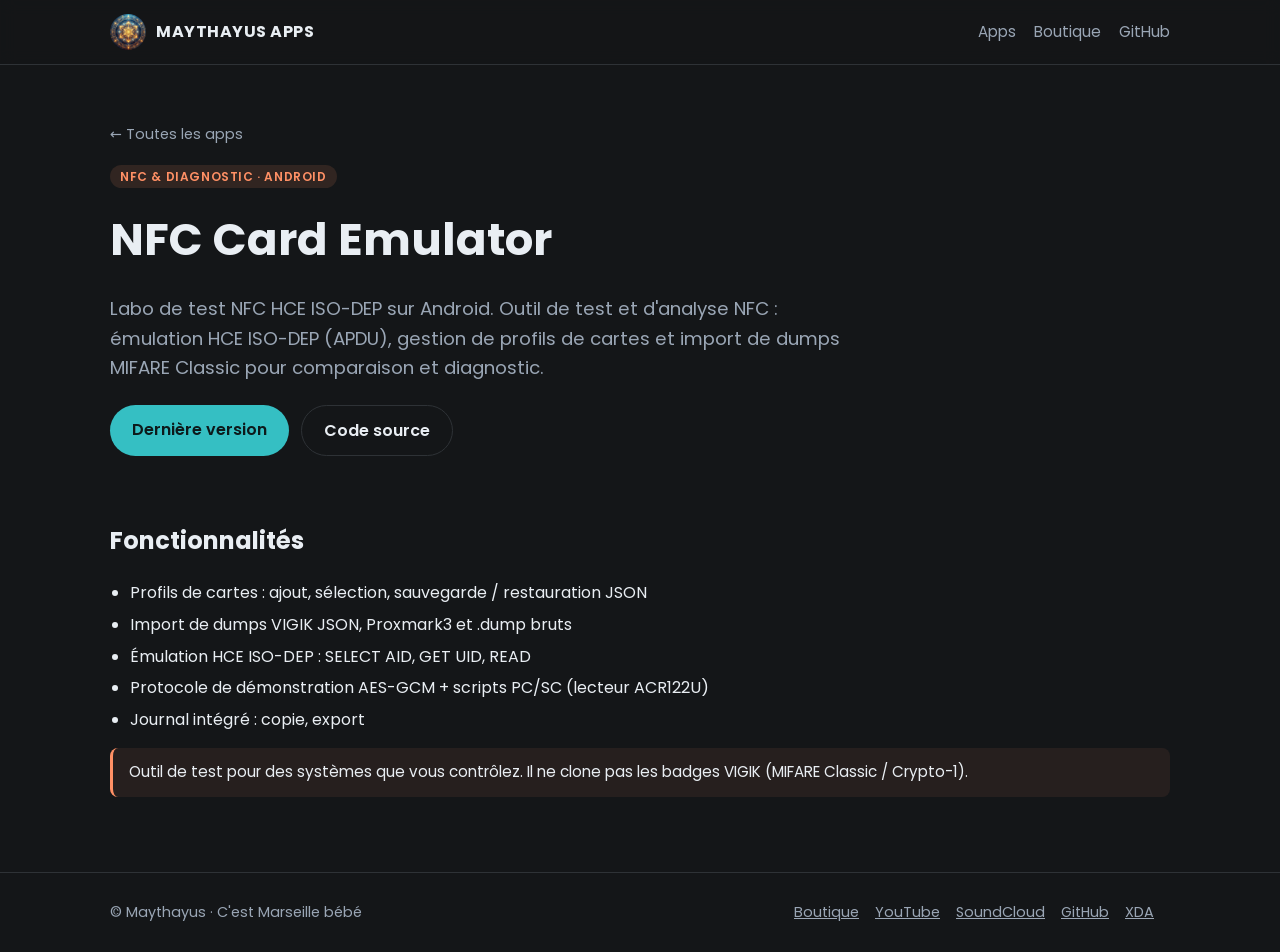
<file: public/nfc-card-emulator/index.html>
<!doctype html>
<html lang="fr">
<head>
<meta charset="utf-8">
<meta name="viewport" content="width=device-width,initial-scale=1">
<title>NFC Card Emulator - Labo de test NFC HCE ISO-DEP sur Android. | Maythayus Apps</title>
<meta name="description" content="Outil de test et d&#x27;analyse NFC : émulation HCE ISO-DEP (APDU), gestion de profils de cartes et import de dumps MIFARE Classic pour comparaison et diagnostic.">
<link rel="canonical" href="https://apps.maythayus1.store/nfc-card-emulator/">
<meta property="og:title" content="NFC Card Emulator - Labo de test NFC HCE ISO-DEP sur Android. | Maythayus Apps">
<meta property="og:description" content="Outil de test et d&#x27;analyse NFC : émulation HCE ISO-DEP (APDU), gestion de profils de cartes et import de dumps MIFARE Classic pour comparaison et diagnostic.">
<meta property="og:image" content="https://apps.maythayus1.store/assets/logo.jpg">
<meta name="theme-color" content="#141618">
<link rel="icon" href="../assets/logo.jpg">
<link rel="preconnect" href="https://fonts.googleapis.com">
<link rel="preconnect" href="https://fonts.gstatic.com" crossorigin>
<link href="https://fonts.googleapis.com/css2?family=Poppins:wght@400;600;700&display=swap" rel="stylesheet">
<link rel="stylesheet" href="../styles.css">
</head>
<body>
<header class="top"><div class="wrap">
<a class="brand" href="../"><img src="../assets/logo.jpg" alt="">MAYTHAYUS APPS</a>
<nav><a href="../#apps">Apps</a><a href="https://maythayus1.store/">Boutique</a><a href="https://github.com/maythayus">GitHub</a></nav>
</div></header>
<main class="wrap">
<section class="app-hero">
<a class="back" href="../">&larr; Toutes les apps</a>
<p><span class="tag">NFC &amp; diagnostic &middot; Android</span></p>
<h1>NFC Card Emulator</h1>
<p class="lead">Labo de test NFC HCE ISO-DEP sur Android. Outil de test et d&#x27;analyse NFC : émulation HCE ISO-DEP (APDU), gestion de profils de cartes et import de dumps MIFARE Classic pour comparaison et diagnostic.</p>
<div class="actions left"><a class="btn primary" href="https://github.com/maythayus/NFC_CARD_EMULATOR_ROOT_FREE/releases/latest">Dernière version</a><a class="btn ghost" href="https://github.com/maythayus/NFC_CARD_EMULATOR_ROOT_FREE">Code source</a></div>
</section>
<section class="app-body">
<div><h2>Fonctionnalités</h2><ul><li>Profils de cartes : ajout, sélection, sauvegarde / restauration JSON</li><li>Import de dumps VIGIK JSON, Proxmark3 et .dump bruts</li><li>Émulation HCE ISO-DEP : SELECT AID, GET UID, READ</li><li>Protocole de démonstration AES-GCM + scripts PC/SC (lecteur ACR122U)</li><li>Journal intégré : copie, export</li></ul><p class="note">Outil de test pour des systèmes que vous contrôlez. Il ne clone pas les badges VIGIK (MIFARE Classic / Crypto-1).</p></div>

</section>
</main>
<footer><div class="wrap">
<span>&copy; Maythayus &middot; C'est Marseille bébé</span>
<span><a href="https://maythayus1.store/" rel="noopener">Boutique</a><a href="https://www.youtube.com/@maythayus1?sub_confirmation=1" rel="noopener">YouTube</a><a href="https://soundcloud.com/user-807863479-448305626" rel="noopener">SoundCloud</a><a href="https://github.com/maythayus" rel="noopener">GitHub</a><a href="https://xdaforums.com/m/maythayus.7719338/" rel="noopener">XDA</a></span>
</div></footer>
</body>
</html>
</file>
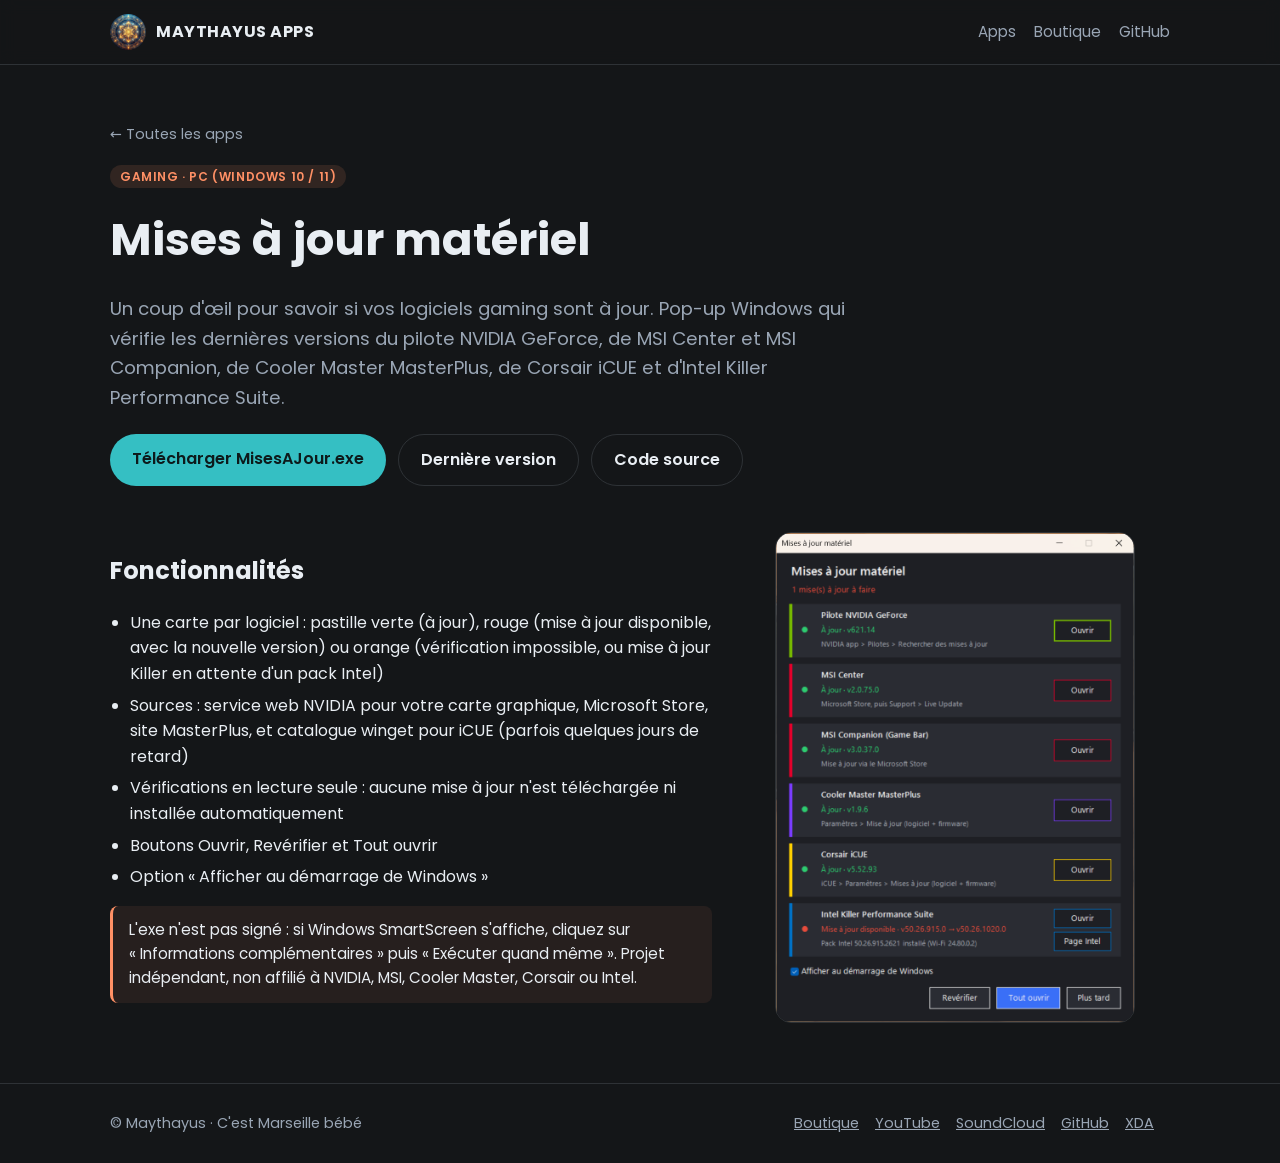
<file: public/popup-mises-a-jour/index.html>
<!doctype html>
<html lang="fr">
<head>
<meta charset="utf-8">
<meta name="viewport" content="width=device-width,initial-scale=1">
<title>Mises à jour matériel - Un coup d&#x27;œil pour savoir si vos logiciels gaming sont à jour. | Maythayus Apps</title>
<meta name="description" content="Pop-up Windows qui vérifie les dernières versions du pilote NVIDIA GeForce, de MSI Center et MSI Companion, de Cooler Master MasterPlus, de Corsair iCUE et d&#x27;Intel Killer Performance Suite.">
<link rel="canonical" href="https://apps.maythayus1.store/popup-mises-a-jour/">
<meta property="og:title" content="Mises à jour matériel - Un coup d&#x27;œil pour savoir si vos logiciels gaming sont à jour. | Maythayus Apps">
<meta property="og:description" content="Pop-up Windows qui vérifie les dernières versions du pilote NVIDIA GeForce, de MSI Center et MSI Companion, de Cooler Master MasterPlus, de Corsair iCUE et d&#x27;Intel Killer Performance Suite.">
<meta property="og:image" content="https://apps.maythayus1.store/assets/logo.jpg">
<meta name="theme-color" content="#141618">
<link rel="icon" href="../assets/logo.jpg">
<link rel="preconnect" href="https://fonts.googleapis.com">
<link rel="preconnect" href="https://fonts.gstatic.com" crossorigin>
<link href="https://fonts.googleapis.com/css2?family=Poppins:wght@400;600;700&display=swap" rel="stylesheet">
<link rel="stylesheet" href="../styles.css">
</head>
<body>
<header class="top"><div class="wrap">
<a class="brand" href="../"><img src="../assets/logo.jpg" alt="">MAYTHAYUS APPS</a>
<nav><a href="../#apps">Apps</a><a href="https://maythayus1.store/">Boutique</a><a href="https://github.com/maythayus">GitHub</a></nav>
</div></header>
<main class="wrap">
<section class="app-hero">
<a class="back" href="../">&larr; Toutes les apps</a>
<p><span class="tag">Gaming &middot; PC (Windows 10 / 11)</span></p>
<h1>Mises à jour matériel</h1>
<p class="lead">Un coup d&#x27;œil pour savoir si vos logiciels gaming sont à jour. Pop-up Windows qui vérifie les dernières versions du pilote NVIDIA GeForce, de MSI Center et MSI Companion, de Cooler Master MasterPlus, de Corsair iCUE et d&#x27;Intel Killer Performance Suite.</p>
<div class="actions left"><a class="btn primary" href="https://github.com/maythayus/popup-mises-a-jour/releases/latest/download/MisesAJour.exe">Télécharger MisesAJour.exe</a><a class="btn ghost" href="https://github.com/maythayus/popup-mises-a-jour/releases/latest">Dernière version</a><a class="btn ghost" href="https://github.com/maythayus/popup-mises-a-jour">Code source</a></div>
</section>
<section class="app-body has-img">
<div><h2>Fonctionnalités</h2><ul><li>Une carte par logiciel : pastille verte (à jour), rouge (mise à jour disponible, avec la nouvelle version) ou orange (vérification impossible, ou mise à jour Killer en attente d&#x27;un pack Intel)</li><li>Sources : service web NVIDIA pour votre carte graphique, Microsoft Store, site MasterPlus, et catalogue winget pour iCUE (parfois quelques jours de retard)</li><li>Vérifications en lecture seule : aucune mise à jour n&#x27;est téléchargée ni installée automatiquement</li><li>Boutons Ouvrir, Revérifier et Tout ouvrir</li><li>Option « Afficher au démarrage de Windows »</li></ul><p class="note">L&#x27;exe n&#x27;est pas signé : si Windows SmartScreen s&#x27;affiche, cliquez sur « Informations complémentaires » puis « Exécuter quand même ». Projet indépendant, non affilié à NVIDIA, MSI, Cooler Master, Corsair ou Intel.</p></div>
<img class="shot" src="../assets/popup-mises-a-jour.png" alt="Capture de Mises à jour matériel" loading="lazy">
</section>
</main>
<footer><div class="wrap">
<span>&copy; Maythayus &middot; C'est Marseille bébé</span>
<span><a href="https://maythayus1.store/" rel="noopener">Boutique</a><a href="https://www.youtube.com/@maythayus1?sub_confirmation=1" rel="noopener">YouTube</a><a href="https://soundcloud.com/user-807863479-448305626" rel="noopener">SoundCloud</a><a href="https://github.com/maythayus" rel="noopener">GitHub</a><a href="https://xdaforums.com/m/maythayus.7719338/" rel="noopener">XDA</a></span>
</div></footer>
</body>
</html>
</file>
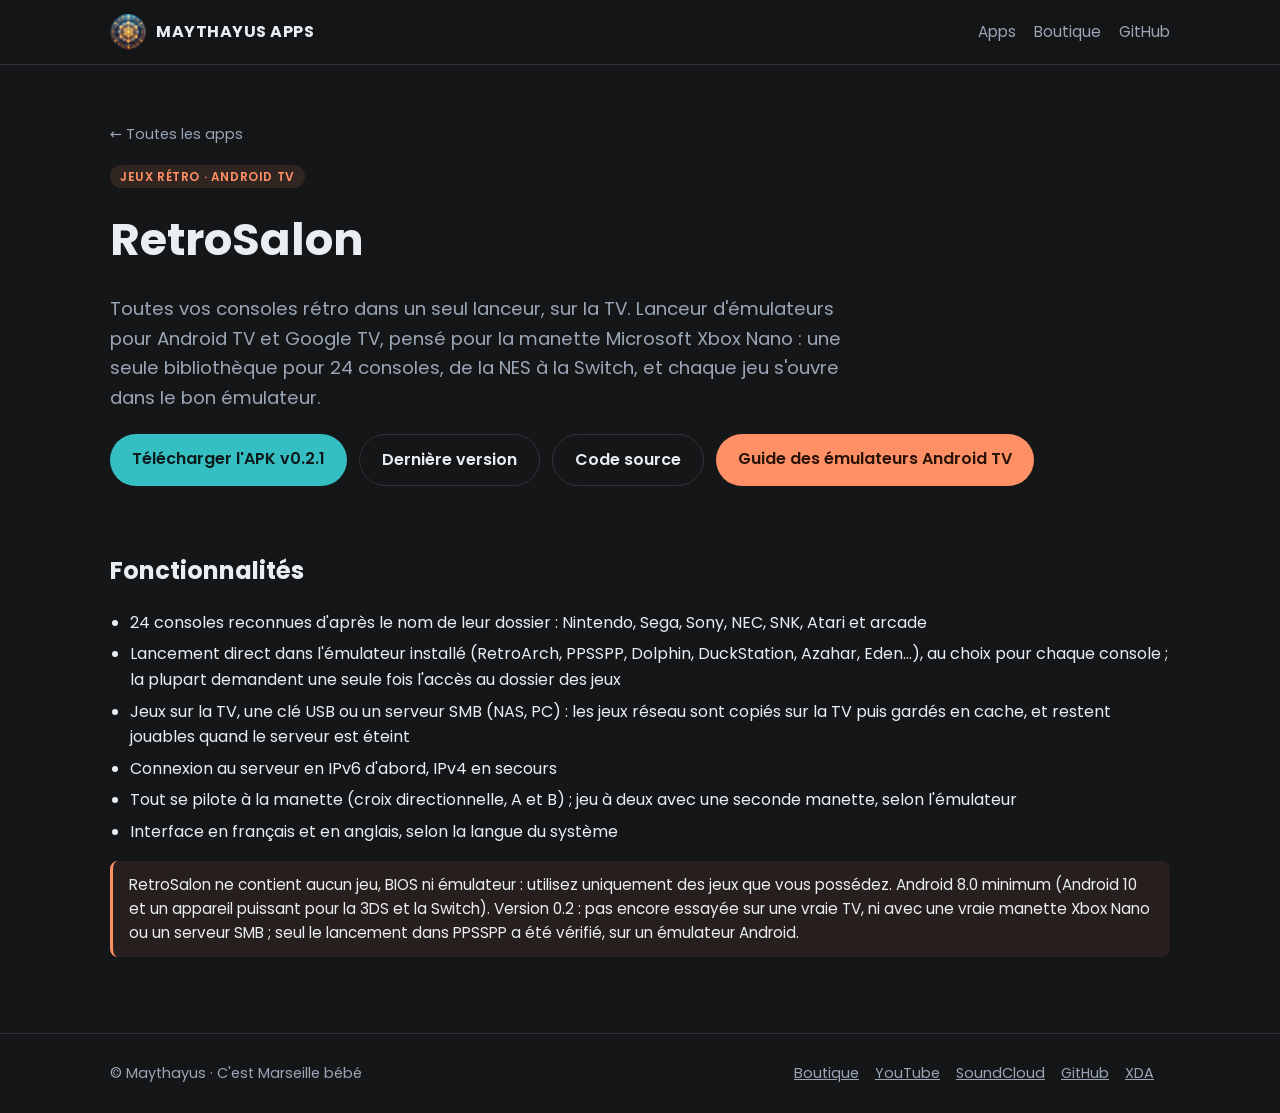
<file: public/retrosalon/index.html>
<!doctype html>
<html lang="fr">
<head>
<meta charset="utf-8">
<meta name="viewport" content="width=device-width,initial-scale=1">
<title>RetroSalon - Toutes vos consoles rétro dans un seul lanceur, sur la TV. | Maythayus Apps</title>
<meta name="description" content="Lanceur d&#x27;émulateurs pour Android TV et Google TV, pensé pour la manette Microsoft Xbox Nano : une seule bibliothèque pour 24 consoles, de la NES à la Switch, et chaque jeu s&#x27;ouvre dans le bon émulateur.">
<link rel="canonical" href="https://apps.maythayus1.store/retrosalon/">
<meta property="og:title" content="RetroSalon - Toutes vos consoles rétro dans un seul lanceur, sur la TV. | Maythayus Apps">
<meta property="og:description" content="Lanceur d&#x27;émulateurs pour Android TV et Google TV, pensé pour la manette Microsoft Xbox Nano : une seule bibliothèque pour 24 consoles, de la NES à la Switch, et chaque jeu s&#x27;ouvre dans le bon émulateur.">
<meta property="og:image" content="https://apps.maythayus1.store/assets/logo.jpg">
<meta name="theme-color" content="#141618">
<link rel="icon" href="../assets/logo.jpg">
<link rel="preconnect" href="https://fonts.googleapis.com">
<link rel="preconnect" href="https://fonts.gstatic.com" crossorigin>
<link href="https://fonts.googleapis.com/css2?family=Poppins:wght@400;600;700&display=swap" rel="stylesheet">
<link rel="stylesheet" href="../styles.css">
</head>
<body>
<header class="top"><div class="wrap">
<a class="brand" href="../"><img src="../assets/logo.jpg" alt="">MAYTHAYUS APPS</a>
<nav><a href="../#apps">Apps</a><a href="https://maythayus1.store/">Boutique</a><a href="https://github.com/maythayus">GitHub</a></nav>
</div></header>
<main class="wrap">
<section class="app-hero">
<a class="back" href="../">&larr; Toutes les apps</a>
<p><span class="tag">Jeux rétro &middot; Android TV</span></p>
<h1>RetroSalon</h1>
<p class="lead">Toutes vos consoles rétro dans un seul lanceur, sur la TV. Lanceur d&#x27;émulateurs pour Android TV et Google TV, pensé pour la manette Microsoft Xbox Nano : une seule bibliothèque pour 24 consoles, de la NES à la Switch, et chaque jeu s&#x27;ouvre dans le bon émulateur.</p>
<div class="actions left"><a class="btn primary" href="https://github.com/maythayus/retrosalon/releases/download/v0.2.1/RetroSalon-0.2.1.apk">Télécharger l&#x27;APK v0.2.1</a><a class="btn ghost" href="https://github.com/maythayus/retrosalon/releases/latest">Dernière version</a><a class="btn ghost" href="https://github.com/maythayus/retrosalon">Code source</a><a class="btn orange" href="https://github.com/maythayus/emulateurs-android-tv">Guide des émulateurs Android TV</a></div>
</section>
<section class="app-body">
<div><h2>Fonctionnalités</h2><ul><li>24 consoles reconnues d&#x27;après le nom de leur dossier : Nintendo, Sega, Sony, NEC, SNK, Atari et arcade</li><li>Lancement direct dans l&#x27;émulateur installé (RetroArch, PPSSPP, Dolphin, DuckStation, Azahar, Eden…), au choix pour chaque console ; la plupart demandent une seule fois l&#x27;accès au dossier des jeux</li><li>Jeux sur la TV, une clé USB ou un serveur SMB (NAS, PC) : les jeux réseau sont copiés sur la TV puis gardés en cache, et restent jouables quand le serveur est éteint</li><li>Connexion au serveur en IPv6 d&#x27;abord, IPv4 en secours</li><li>Tout se pilote à la manette (croix directionnelle, A et B) ; jeu à deux avec une seconde manette, selon l&#x27;émulateur</li><li>Interface en français et en anglais, selon la langue du système</li></ul><p class="note">RetroSalon ne contient aucun jeu, BIOS ni émulateur : utilisez uniquement des jeux que vous possédez. Android 8.0 minimum (Android 10 et un appareil puissant pour la 3DS et la Switch). Version 0.2 : pas encore essayée sur une vraie TV, ni avec une vraie manette Xbox Nano ou un serveur SMB ; seul le lancement dans PPSSPP a été vérifié, sur un émulateur Android.</p></div>

</section>
</main>
<footer><div class="wrap">
<span>&copy; Maythayus &middot; C'est Marseille bébé</span>
<span><a href="https://maythayus1.store/" rel="noopener">Boutique</a><a href="https://www.youtube.com/@maythayus1?sub_confirmation=1" rel="noopener">YouTube</a><a href="https://soundcloud.com/user-807863479-448305626" rel="noopener">SoundCloud</a><a href="https://github.com/maythayus" rel="noopener">GitHub</a><a href="https://xdaforums.com/m/maythayus.7719338/" rel="noopener">XDA</a></span>
</div></footer>
</body>
</html>
</file>
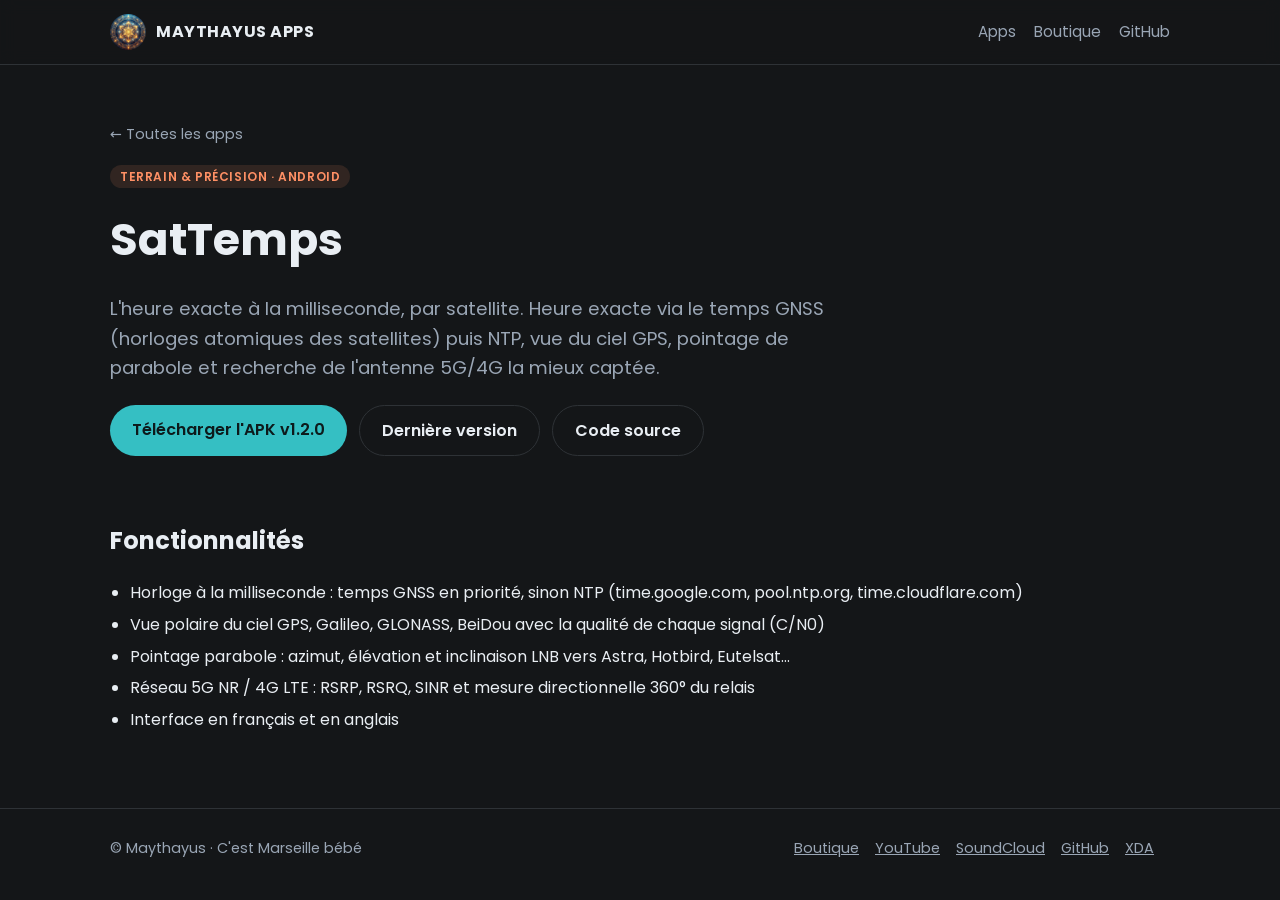
<file: public/sattemps/index.html>
<!doctype html>
<html lang="fr">
<head>
<meta charset="utf-8">
<meta name="viewport" content="width=device-width,initial-scale=1">
<title>SatTemps - L&#x27;heure exacte à la milliseconde, par satellite. | Maythayus Apps</title>
<meta name="description" content="Heure exacte via le temps GNSS (horloges atomiques des satellites) puis NTP, vue du ciel GPS, pointage de parabole et recherche de l&#x27;antenne 5G/4G la mieux captée.">
<link rel="canonical" href="https://apps.maythayus1.store/sattemps/">
<meta property="og:title" content="SatTemps - L&#x27;heure exacte à la milliseconde, par satellite. | Maythayus Apps">
<meta property="og:description" content="Heure exacte via le temps GNSS (horloges atomiques des satellites) puis NTP, vue du ciel GPS, pointage de parabole et recherche de l&#x27;antenne 5G/4G la mieux captée.">
<meta property="og:image" content="https://apps.maythayus1.store/assets/logo.jpg">
<meta name="theme-color" content="#141618">
<link rel="icon" href="../assets/logo.jpg">
<link rel="preconnect" href="https://fonts.googleapis.com">
<link rel="preconnect" href="https://fonts.gstatic.com" crossorigin>
<link href="https://fonts.googleapis.com/css2?family=Poppins:wght@400;600;700&display=swap" rel="stylesheet">
<link rel="stylesheet" href="../styles.css">
</head>
<body>
<header class="top"><div class="wrap">
<a class="brand" href="../"><img src="../assets/logo.jpg" alt="">MAYTHAYUS APPS</a>
<nav><a href="../#apps">Apps</a><a href="https://maythayus1.store/">Boutique</a><a href="https://github.com/maythayus">GitHub</a></nav>
</div></header>
<main class="wrap">
<section class="app-hero">
<a class="back" href="../">&larr; Toutes les apps</a>
<p><span class="tag">Terrain &amp; précision &middot; Android</span></p>
<h1>SatTemps</h1>
<p class="lead">L&#x27;heure exacte à la milliseconde, par satellite. Heure exacte via le temps GNSS (horloges atomiques des satellites) puis NTP, vue du ciel GPS, pointage de parabole et recherche de l&#x27;antenne 5G/4G la mieux captée.</p>
<div class="actions left"><a class="btn primary" href="https://github.com/maythayus/SatTemps/releases/download/V1.2.0/SatTemps-v1.2.0-debug.apk">Télécharger l&#x27;APK v1.2.0</a><a class="btn ghost" href="https://github.com/maythayus/SatTemps/releases/latest">Dernière version</a><a class="btn ghost" href="https://github.com/maythayus/SatTemps">Code source</a></div>
</section>
<section class="app-body">
<div><h2>Fonctionnalités</h2><ul><li>Horloge à la milliseconde : temps GNSS en priorité, sinon NTP (time.google.com, pool.ntp.org, time.cloudflare.com)</li><li>Vue polaire du ciel GPS, Galileo, GLONASS, BeiDou avec la qualité de chaque signal (C/N0)</li><li>Pointage parabole : azimut, élévation et inclinaison LNB vers Astra, Hotbird, Eutelsat…</li><li>Réseau 5G NR / 4G LTE : RSRP, RSRQ, SINR et mesure directionnelle 360° du relais</li><li>Interface en français et en anglais</li></ul></div>

</section>
</main>
<footer><div class="wrap">
<span>&copy; Maythayus &middot; C'est Marseille bébé</span>
<span><a href="https://maythayus1.store/" rel="noopener">Boutique</a><a href="https://www.youtube.com/@maythayus1?sub_confirmation=1" rel="noopener">YouTube</a><a href="https://soundcloud.com/user-807863479-448305626" rel="noopener">SoundCloud</a><a href="https://github.com/maythayus" rel="noopener">GitHub</a><a href="https://xdaforums.com/m/maythayus.7719338/" rel="noopener">XDA</a></span>
</div></footer>
</body>
</html>
</file>
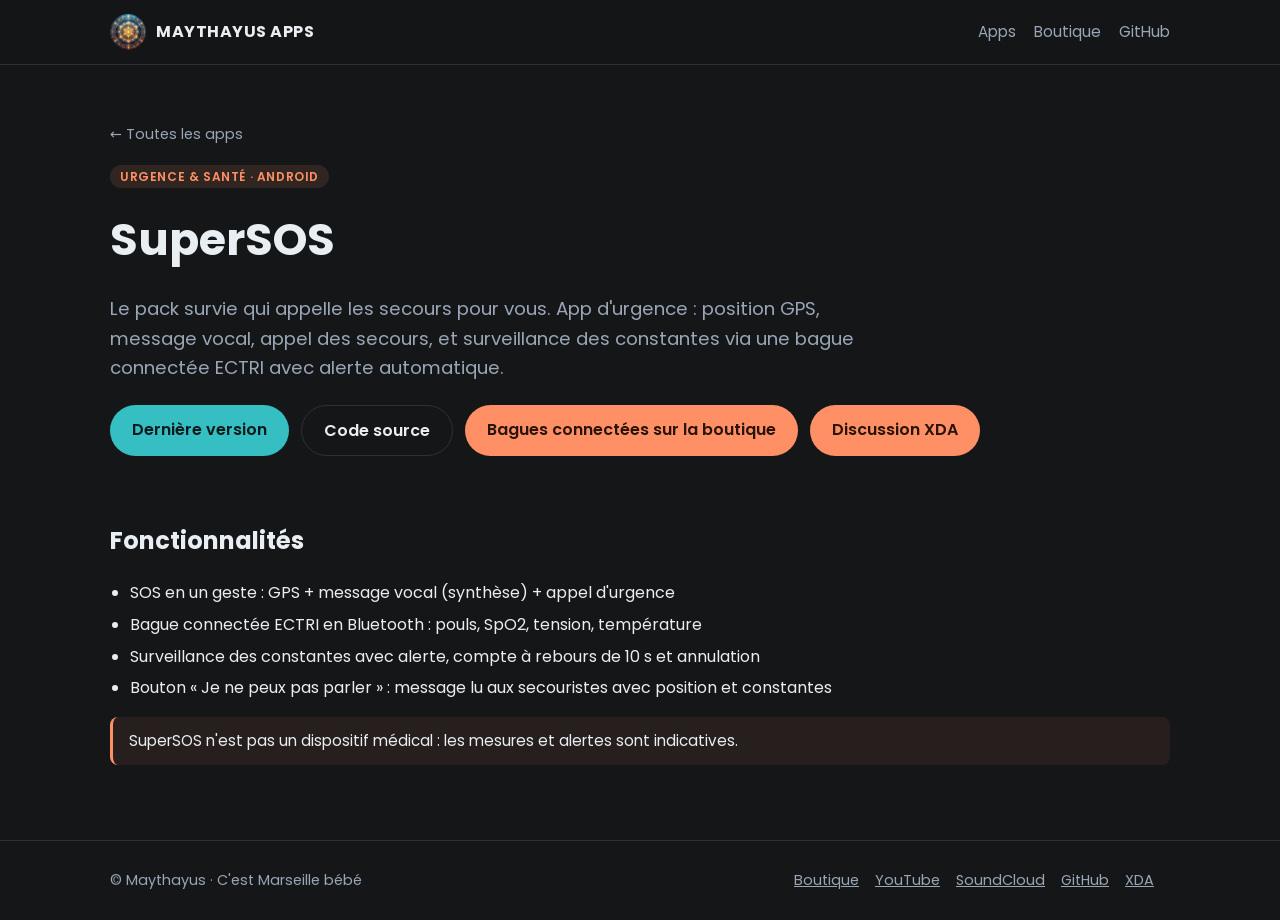
<file: public/supersos/index.html>
<!doctype html>
<html lang="fr">
<head>
<meta charset="utf-8">
<meta name="viewport" content="width=device-width,initial-scale=1">
<title>SuperSOS - Le pack survie qui appelle les secours pour vous. | Maythayus Apps</title>
<meta name="description" content="App d&#x27;urgence : position GPS, message vocal, appel des secours, et surveillance des constantes via une bague connectée ECTRI avec alerte automatique.">
<link rel="canonical" href="https://apps.maythayus1.store/supersos/">
<meta property="og:title" content="SuperSOS - Le pack survie qui appelle les secours pour vous. | Maythayus Apps">
<meta property="og:description" content="App d&#x27;urgence : position GPS, message vocal, appel des secours, et surveillance des constantes via une bague connectée ECTRI avec alerte automatique.">
<meta property="og:image" content="https://apps.maythayus1.store/assets/logo.jpg">
<meta name="theme-color" content="#141618">
<link rel="icon" href="../assets/logo.jpg">
<link rel="preconnect" href="https://fonts.googleapis.com">
<link rel="preconnect" href="https://fonts.gstatic.com" crossorigin>
<link href="https://fonts.googleapis.com/css2?family=Poppins:wght@400;600;700&display=swap" rel="stylesheet">
<link rel="stylesheet" href="../styles.css">
</head>
<body>
<header class="top"><div class="wrap">
<a class="brand" href="../"><img src="../assets/logo.jpg" alt="">MAYTHAYUS APPS</a>
<nav><a href="../#apps">Apps</a><a href="https://maythayus1.store/">Boutique</a><a href="https://github.com/maythayus">GitHub</a></nav>
</div></header>
<main class="wrap">
<section class="app-hero">
<a class="back" href="../">&larr; Toutes les apps</a>
<p><span class="tag">Urgence &amp; santé &middot; Android</span></p>
<h1>SuperSOS</h1>
<p class="lead">Le pack survie qui appelle les secours pour vous. App d&#x27;urgence : position GPS, message vocal, appel des secours, et surveillance des constantes via une bague connectée ECTRI avec alerte automatique.</p>
<div class="actions left"><a class="btn primary" href="https://github.com/maythayus/SuperSOS/releases/latest">Dernière version</a><a class="btn ghost" href="https://github.com/maythayus/SuperSOS">Code source</a><a class="btn orange" href="https://maythayus1.store/?s=bague&post_type=product">Bagues connectées sur la boutique</a><a class="btn orange" href="https://xdaforums.com/t/supersos-android-survival-pack.4779243/">Discussion XDA</a></div>
</section>
<section class="app-body">
<div><h2>Fonctionnalités</h2><ul><li>SOS en un geste : GPS + message vocal (synthèse) + appel d&#x27;urgence</li><li>Bague connectée ECTRI en Bluetooth : pouls, SpO2, tension, température</li><li>Surveillance des constantes avec alerte, compte à rebours de 10 s et annulation</li><li>Bouton « Je ne peux pas parler » : message lu aux secouristes avec position et constantes</li></ul><p class="note">SuperSOS n&#x27;est pas un dispositif médical : les mesures et alertes sont indicatives.</p></div>

</section>
</main>
<footer><div class="wrap">
<span>&copy; Maythayus &middot; C'est Marseille bébé</span>
<span><a href="https://maythayus1.store/" rel="noopener">Boutique</a><a href="https://www.youtube.com/@maythayus1?sub_confirmation=1" rel="noopener">YouTube</a><a href="https://soundcloud.com/user-807863479-448305626" rel="noopener">SoundCloud</a><a href="https://github.com/maythayus" rel="noopener">GitHub</a><a href="https://xdaforums.com/m/maythayus.7719338/" rel="noopener">XDA</a></span>
</div></footer>
</body>
</html>
</file>
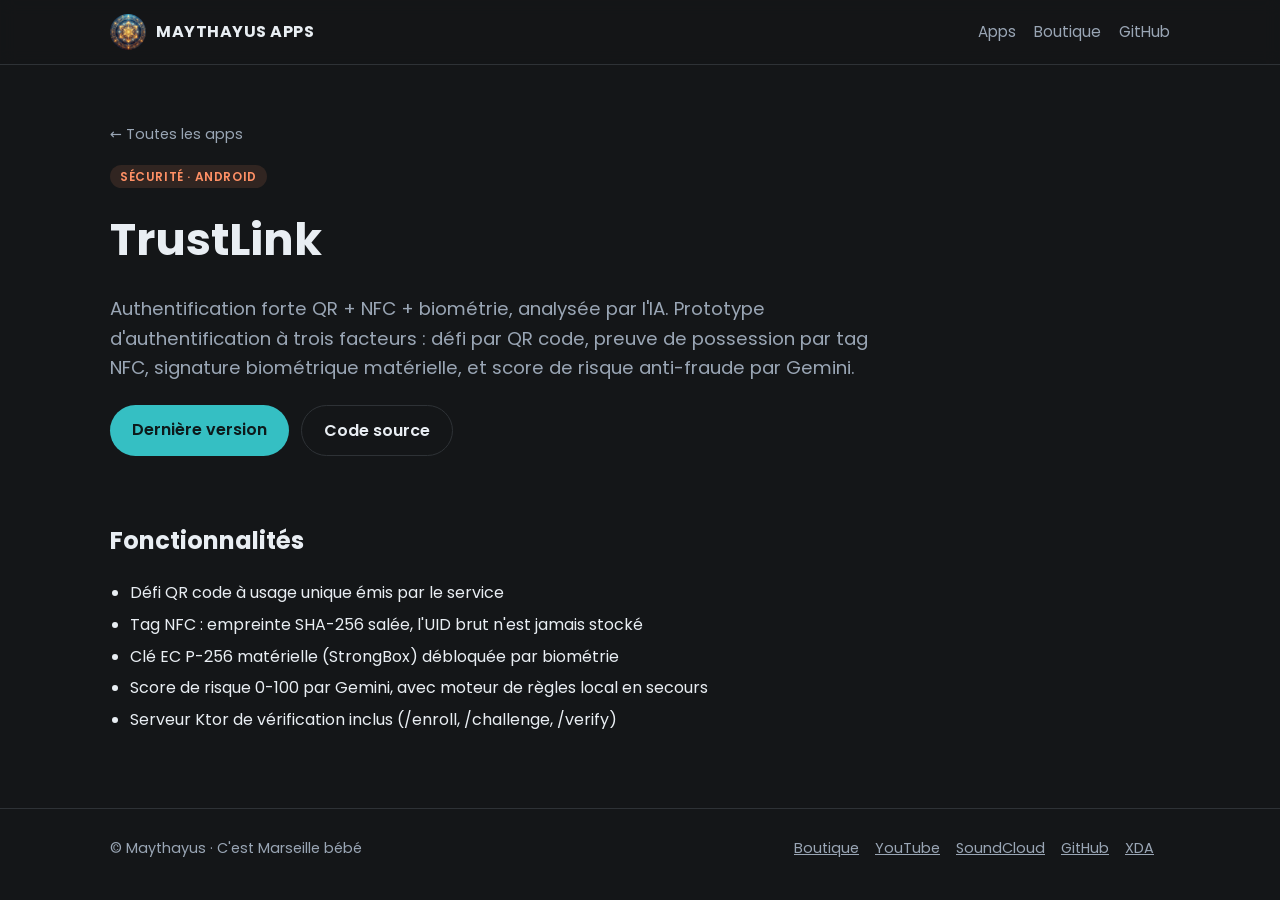
<file: public/trustlink/index.html>
<!doctype html>
<html lang="fr">
<head>
<meta charset="utf-8">
<meta name="viewport" content="width=device-width,initial-scale=1">
<title>TrustLink - Authentification forte QR + NFC + biométrie, analysée par l&#x27;IA. | Maythayus Apps</title>
<meta name="description" content="Prototype d&#x27;authentification à trois facteurs : défi par QR code, preuve de possession par tag NFC, signature biométrique matérielle, et score de risque anti-fraude par Gemini.">
<link rel="canonical" href="https://apps.maythayus1.store/trustlink/">
<meta property="og:title" content="TrustLink - Authentification forte QR + NFC + biométrie, analysée par l&#x27;IA. | Maythayus Apps">
<meta property="og:description" content="Prototype d&#x27;authentification à trois facteurs : défi par QR code, preuve de possession par tag NFC, signature biométrique matérielle, et score de risque anti-fraude par Gemini.">
<meta property="og:image" content="https://apps.maythayus1.store/assets/logo.jpg">
<meta name="theme-color" content="#141618">
<link rel="icon" href="../assets/logo.jpg">
<link rel="preconnect" href="https://fonts.googleapis.com">
<link rel="preconnect" href="https://fonts.gstatic.com" crossorigin>
<link href="https://fonts.googleapis.com/css2?family=Poppins:wght@400;600;700&display=swap" rel="stylesheet">
<link rel="stylesheet" href="../styles.css">
</head>
<body>
<header class="top"><div class="wrap">
<a class="brand" href="../"><img src="../assets/logo.jpg" alt="">MAYTHAYUS APPS</a>
<nav><a href="../#apps">Apps</a><a href="https://maythayus1.store/">Boutique</a><a href="https://github.com/maythayus">GitHub</a></nav>
</div></header>
<main class="wrap">
<section class="app-hero">
<a class="back" href="../">&larr; Toutes les apps</a>
<p><span class="tag">Sécurité &middot; Android</span></p>
<h1>TrustLink</h1>
<p class="lead">Authentification forte QR + NFC + biométrie, analysée par l&#x27;IA. Prototype d&#x27;authentification à trois facteurs : défi par QR code, preuve de possession par tag NFC, signature biométrique matérielle, et score de risque anti-fraude par Gemini.</p>
<div class="actions left"><a class="btn primary" href="https://github.com/maythayus/TrustLink/releases/latest">Dernière version</a><a class="btn ghost" href="https://github.com/maythayus/TrustLink">Code source</a></div>
</section>
<section class="app-body">
<div><h2>Fonctionnalités</h2><ul><li>Défi QR code à usage unique émis par le service</li><li>Tag NFC : empreinte SHA-256 salée, l&#x27;UID brut n&#x27;est jamais stocké</li><li>Clé EC P-256 matérielle (StrongBox) débloquée par biométrie</li><li>Score de risque 0-100 par Gemini, avec moteur de règles local en secours</li><li>Serveur Ktor de vérification inclus (/enroll, /challenge, /verify)</li></ul></div>

</section>
</main>
<footer><div class="wrap">
<span>&copy; Maythayus &middot; C'est Marseille bébé</span>
<span><a href="https://maythayus1.store/" rel="noopener">Boutique</a><a href="https://www.youtube.com/@maythayus1?sub_confirmation=1" rel="noopener">YouTube</a><a href="https://soundcloud.com/user-807863479-448305626" rel="noopener">SoundCloud</a><a href="https://github.com/maythayus" rel="noopener">GitHub</a><a href="https://xdaforums.com/m/maythayus.7719338/" rel="noopener">XDA</a></span>
</div></footer>
</body>
</html>
</file>
<file: public/styles.css>
:root{--teal:#35bfc3;--teal-d:#0986c0;--orange:#ff9065;--ink:#e9eef3;--muted:#9aa6b5;--bg:#141618;--card:#1f2225;--line:#2e3236}
*{box-sizing:border-box}
html{scroll-behavior:smooth}
body{margin:0;font-family:Poppins,system-ui,-apple-system,"Segoe UI",Roboto,sans-serif;background:var(--bg);color:var(--ink);line-height:1.6}
a{color:var(--teal)}
.wrap{max-width:1100px;margin:0 auto;padding:0 20px}
header.top{position:sticky;top:0;z-index:5;background:rgba(20,22,24,.9);backdrop-filter:blur(8px);border-bottom:1px solid var(--line)}
header.top .wrap{display:flex;align-items:center;justify-content:space-between;height:64px;gap:16px}
.brand{display:flex;align-items:center;gap:10px;color:var(--ink);text-decoration:none;font-weight:700;letter-spacing:.5px}
.brand img{width:36px;height:36px;border-radius:50%}
nav a{color:var(--muted);text-decoration:none;margin-left:18px;font-size:.95rem}
nav a:hover{color:var(--ink)}
.hero{padding:72px 0 40px;text-align:center;background:radial-gradient(ellipse at top,rgba(53,191,195,.18),transparent 60%)}
.hero h1{font-size:clamp(2rem,5vw,3.2rem);margin:0 0 12px;line-height:1.15}
.hero h1 span{background:linear-gradient(90deg,var(--teal),var(--orange));-webkit-background-clip:text;background-clip:text;color:transparent}
.hero p{color:var(--muted);max-width:680px;margin:0 auto 28px;font-size:1.1rem}
.btn{display:inline-block;padding:12px 22px;border-radius:999px;font-weight:600;text-decoration:none;transition:transform .15s,opacity .15s}
.btn:hover{transform:translateY(-1px);opacity:.92}
.btn.primary{background:var(--teal);color:#0d1a1b}
.btn.ghost{border:1px solid var(--line);color:var(--ink)}
.btn.orange{background:var(--orange);color:#2a1308}
.actions{display:flex;flex-wrap:wrap;gap:12px;justify-content:center}
.grid{display:grid;grid-template-columns:repeat(auto-fill,minmax(300px,1fr));gap:20px;padding:20px 0 60px}
.card{background:var(--card);border:1px solid var(--line);border-radius:16px;padding:22px;display:flex;flex-direction:column;gap:10px;text-decoration:none;color:inherit;transition:border-color .2s,transform .2s}
.card:hover{border-color:var(--teal);transform:translateY(-2px)}
.card h3{margin:0;font-size:1.25rem}
.card p{margin:0;color:var(--muted);font-size:.95rem}
.tag{align-self:flex-start;font-size:.75rem;font-weight:600;text-transform:uppercase;letter-spacing:.6px;color:var(--orange);background:rgba(255,144,101,.12);padding:3px 10px;border-radius:999px}
.card .more{margin-top:auto;color:var(--teal);font-weight:600;font-size:.9rem}
h2.section{font-size:1.6rem;margin:30px 0 0}
.app-hero{padding:56px 0 24px}
.app-hero h1{font-size:clamp(2rem,5vw,2.8rem);margin:8px 0}
.app-hero .lead{color:var(--muted);font-size:1.15rem;max-width:760px}
.app-body{display:grid;grid-template-columns:1fr;gap:28px;padding-bottom:60px}
@media(min-width:860px){.app-body.has-img{grid-template-columns:1.4fr 1fr}}
.app-body ul{padding-left:20px}
.app-body li{margin:6px 0}
.shot{width:100%;max-width:360px;border-radius:16px;border:1px solid var(--line);justify-self:center}
.note{border-left:3px solid var(--orange);background:rgba(255,144,101,.08);padding:12px 16px;border-radius:8px;color:var(--ink);font-size:.95rem}
.actions.left{justify-content:flex-start;margin:22px 0}
.back{color:var(--muted);text-decoration:none;font-size:.9rem}
footer{border-top:1px solid var(--line);padding:28px 0;color:var(--muted);font-size:.9rem}
footer .wrap{display:flex;flex-wrap:wrap;gap:14px 24px;justify-content:space-between}
footer a{color:var(--muted);margin-right:16px}
@media(max-width:600px){
nav a{margin-left:12px;font-size:.85rem}
nav a:last-child{display:none}
.brand{font-size:.9rem}
.brand img{width:30px;height:30px}
.app-hero{padding-top:36px}
.btn{padding:10px 18px}
}
body{overflow-wrap:anywhere}
</file>
